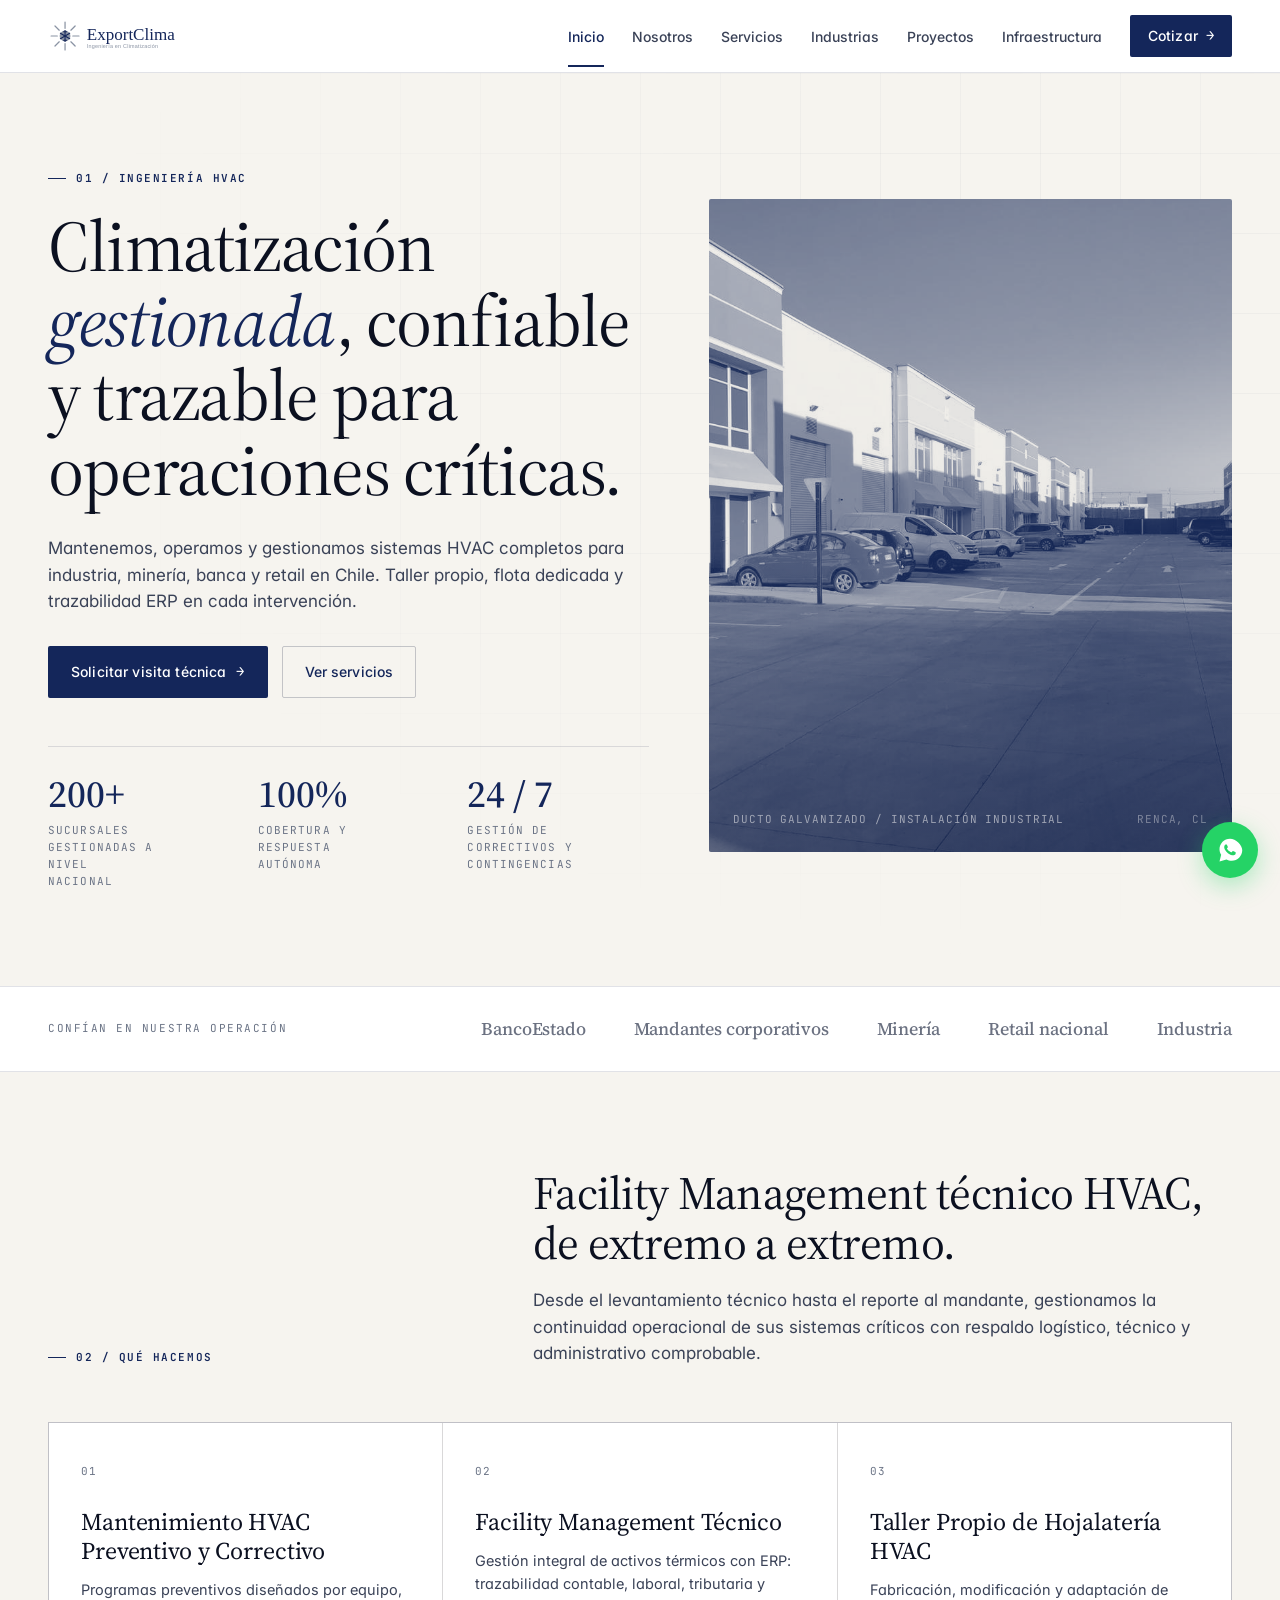
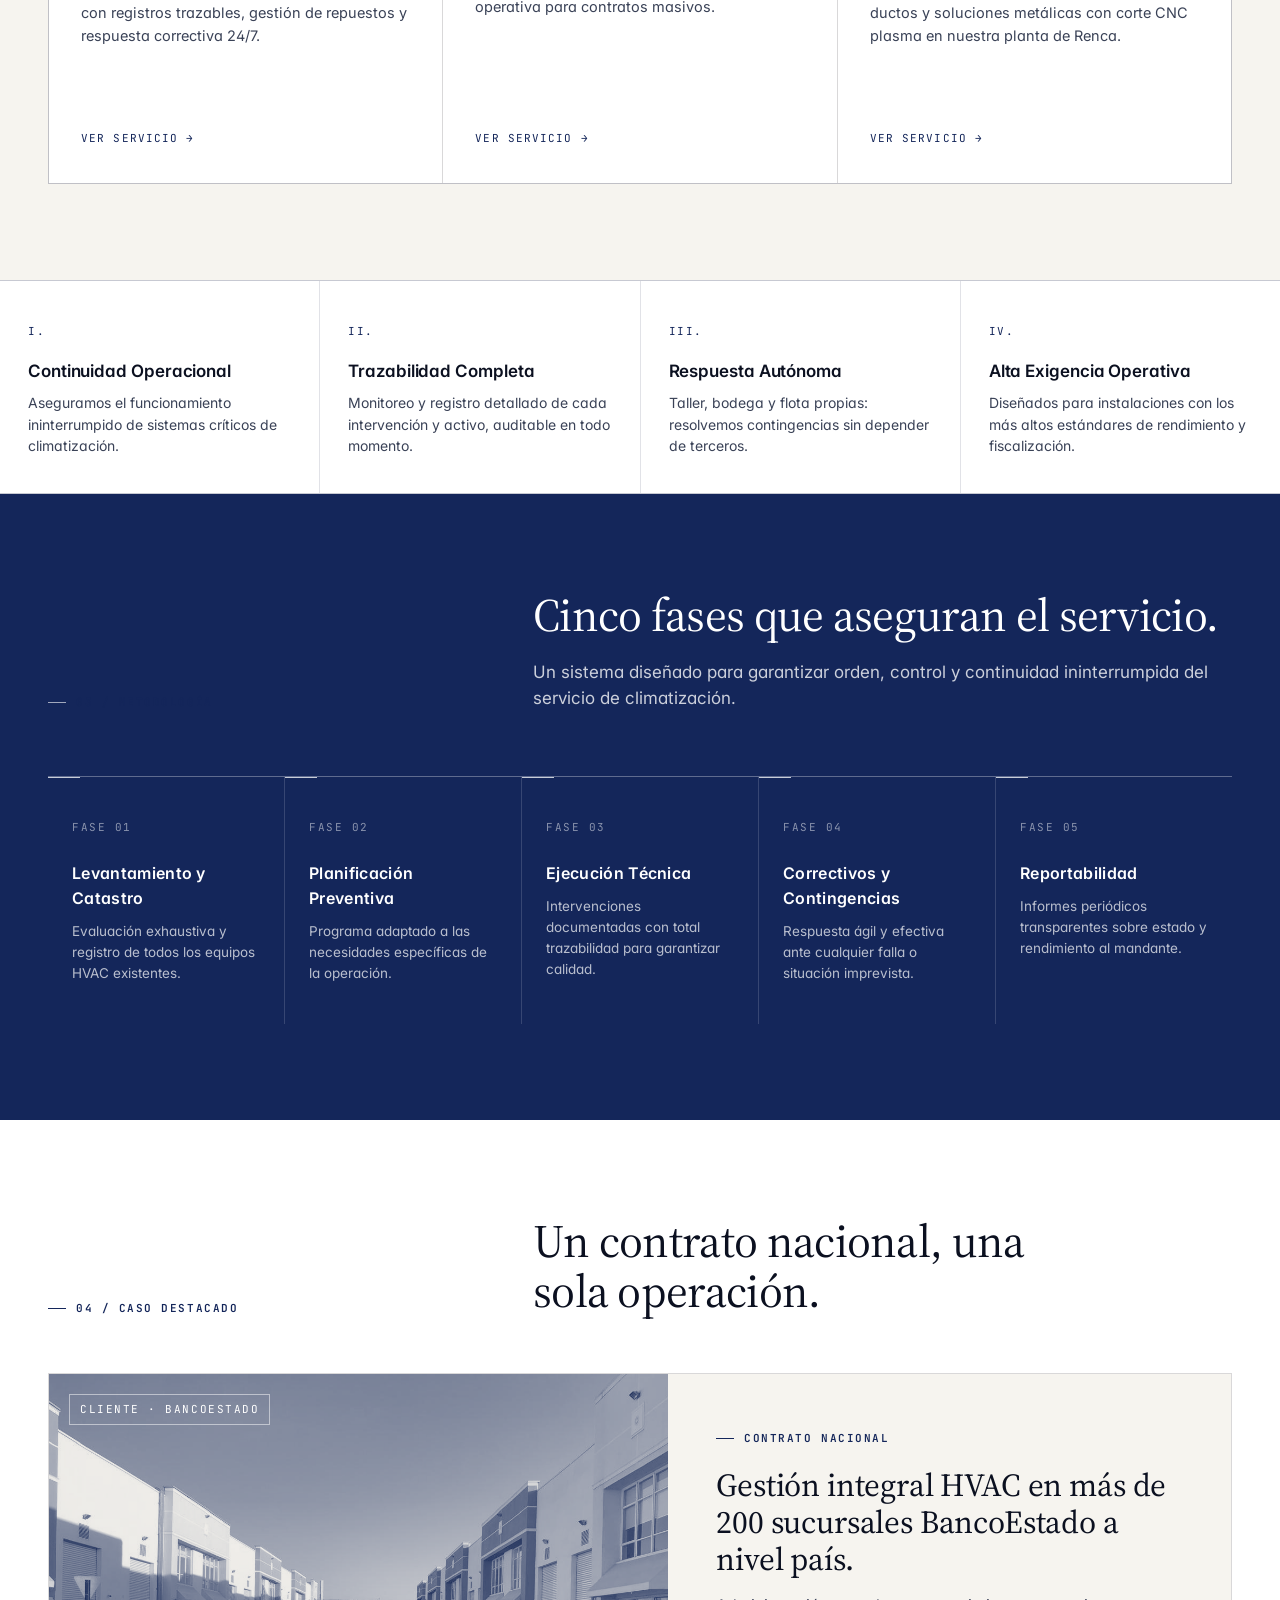
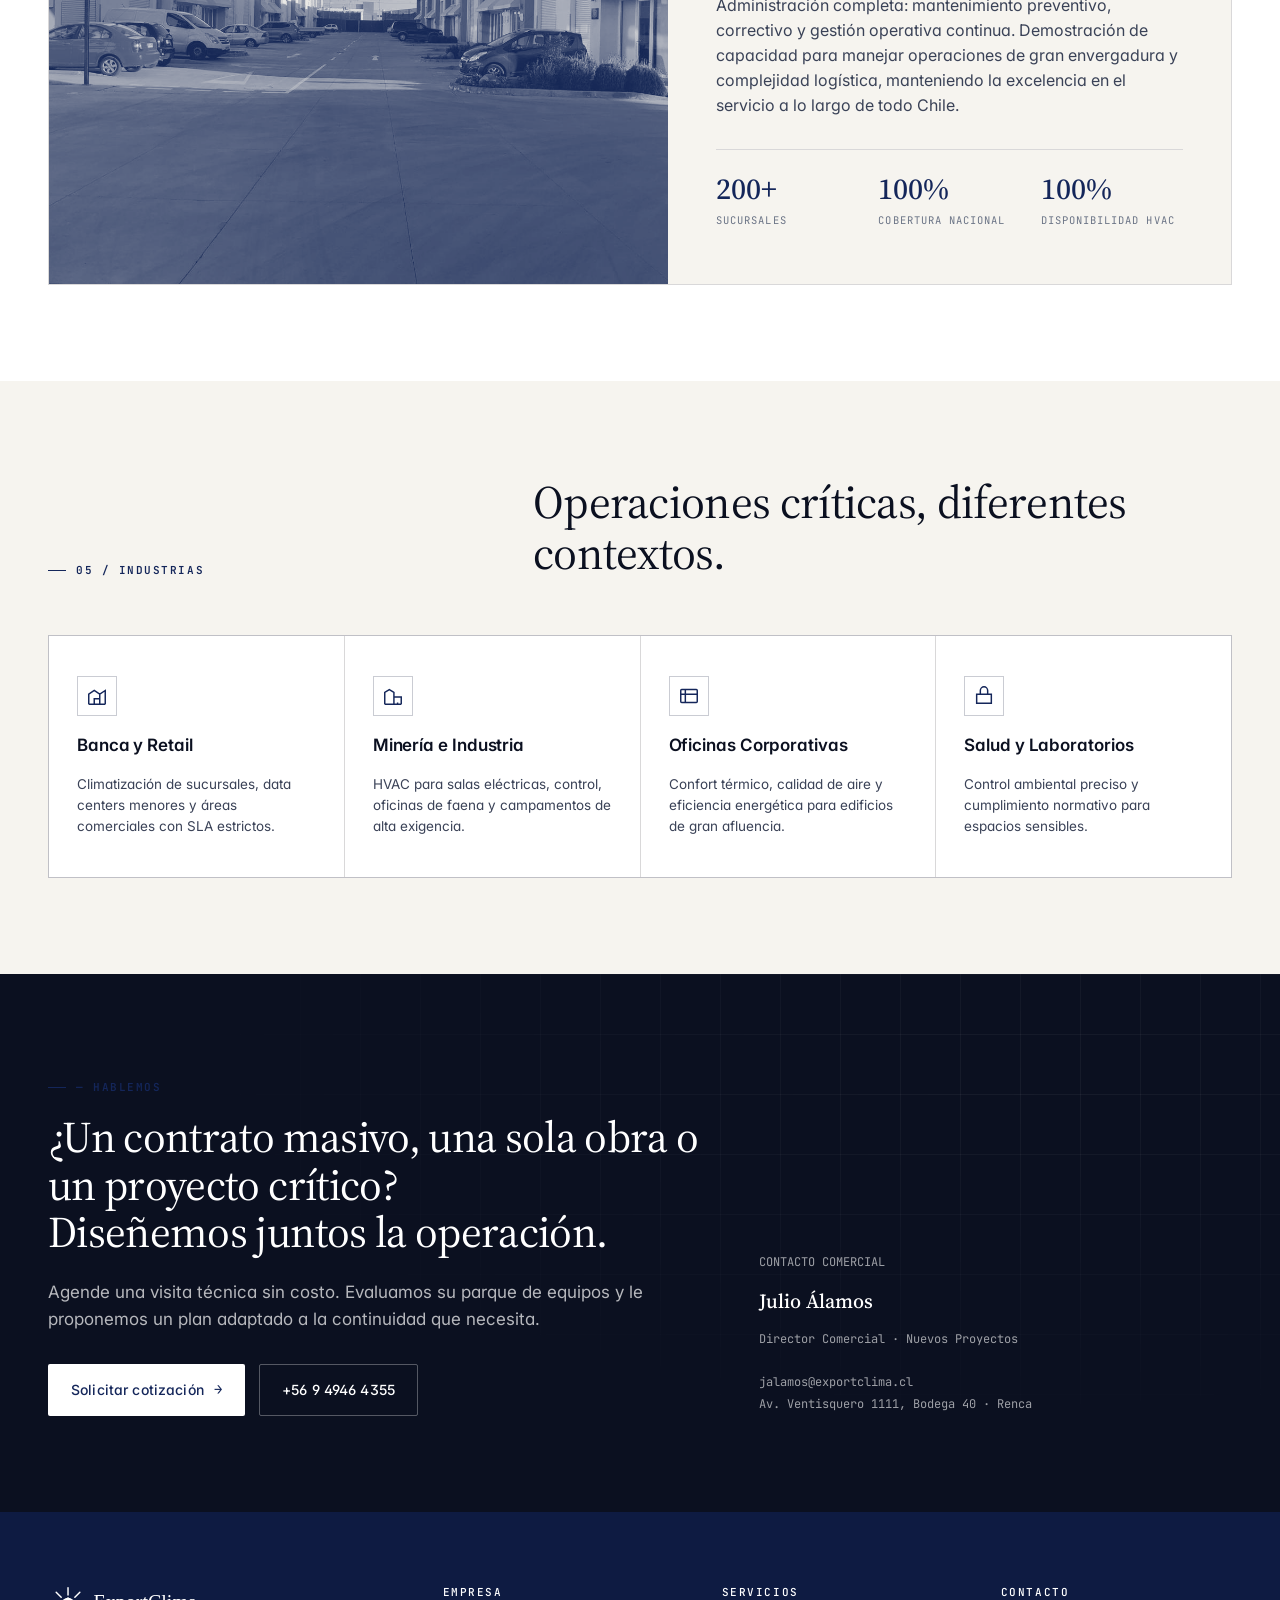
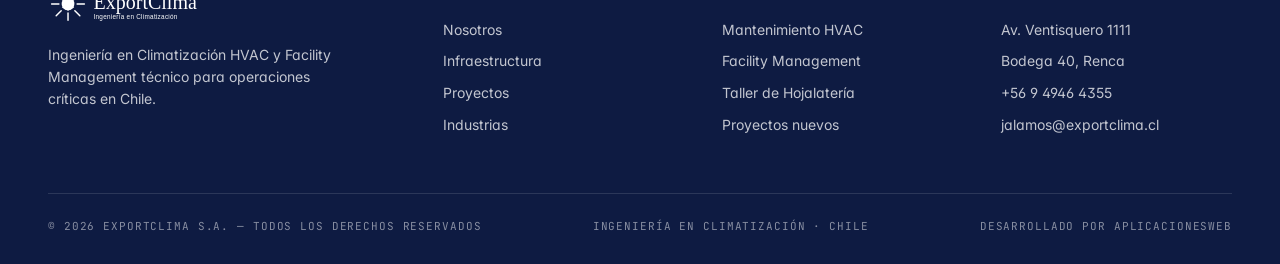
<file: index.html>
<!doctype html>
<html lang="es">
<head>
<meta charset="utf-8">
<meta name="viewport" content="width=device-width,initial-scale=1">
<title>ExportClima — Ingeniería en Climatización HVAC | Facility Management Industrial en Chile</title>
<meta name="description" content="Mantenimiento, operación y gestión integral de sistemas HVAC para industria, minería, banca y retail en Chile. Taller propio de hojalatería, flota y bodega en Renca. Contratos masivos con trazabilidad.">
<meta name="keywords" content="climatización industrial Chile, mantenimiento HVAC, facility management HVAC, hojalatería HVAC, ductos climatización minería, servicio técnico HVAC, contratos mantenimiento aire acondicionado Chile, climatización BancoEstado, taller HVAC Renca">
<meta name="author" content="ExportClima S.A.">
<link rel="canonical" href="https://exportclima.cl/">
<meta property="og:type" content="website">
<meta property="og:title" content="ExportClima — Ingeniería en Climatización HVAC en Chile">
<meta property="og:description" content="Facility Management técnico HVAC para operaciones críticas. Minería, banca, retail e industria.">
<meta property="og:image" content="https://exportclima.cl/assets/img/ductos-instalados.jpg">
<meta property="og:url" content="https://exportclima.cl/">
<meta property="og:locale" content="es_CL">
<meta name="twitter:card" content="summary_large_image">
<link rel="icon" type="image/svg+xml" href="assets/logo.svg">
<link rel="preconnect" href="https://fonts.googleapis.com">
<link rel="preconnect" href="https://fonts.gstatic.com" crossorigin>
<link href="https://fonts.googleapis.com/css2?family=Inter:wght@400;500;600;700&family=JetBrains+Mono:wght@400;500&family=Source+Serif+4:ital,opsz,wght@0,8..60,400;0,8..60,500;1,8..60,400&display=swap" rel="stylesheet">
<link rel="stylesheet" href="assets/css/style.css">
<script type="application/ld+json">
{
  "@context":"https://schema.org",
  "@type":"LocalBusiness",
  "name":"ExportClima S.A.",
  "description":"Ingeniería en Climatización HVAC y Facility Management técnico para industria, minería, banca y retail en Chile.",
  "image":"https://exportclima.cl/assets/img/ductos-instalados.jpg",
  "url":"https://exportclima.cl",
  "telephone":"+56-9-4946-4355",
  "email":"jalamos@exportclima.cl",
  "address":{"@type":"PostalAddress","streetAddress":"Av. Ventisquero 1111, Bodega 40","addressLocality":"Renca","addressRegion":"Región Metropolitana","addressCountry":"CL"},
  "areaServed":{"@type":"Country","name":"Chile"},
  "priceRange":"$$$",
  "sameAs":[]
}
</script>
</head>
<body data-screen-label="00 Home">
<header class="site-header">
  <div class="container nav">
    <a href="index.html" class="brand" aria-label="ExportClima"><img src="assets/logo.svg" alt="ExportClima"></a>
    <nav>
      <ul class="nav-list">
        <li><a href="index.html" class="active">Inicio</a></li>
        <li><a href="nosotros.html">Nosotros</a></li>
        <li><a href="servicios.html">Servicios</a></li>
        <li><a href="industrias.html">Industrias</a></li>
        <li><a href="proyectos.html">Proyectos</a></li>
        <li><a href="infraestructura.html">Infraestructura</a></li>
        <li><a href="contacto.html" class="nav-cta" style="color: rgb(255, 255, 255)">Cotizar</a></li>
      </ul>
    </nav>
    <button class="nav-toggle" aria-label="Menú"><svg viewBox="0 0 24 24" fill="none" stroke="currentColor" stroke-width="2"><path d="M3 6h18M3 12h18M3 18h18"/></svg></button>
  </div>
</header>

<section class="hero" data-screen-label="Hero">
  <div class="container">
    <div class="hero-grid">
      <div>
        <span class="eyebrow"><span class="num">01 / INGENIERÍA HVAC</span></span>
        <h1>Climatización <em>gestionada</em>, confiable y trazable para operaciones críticas.</h1>
        <p class="lede">Mantenemos, operamos y gestionamos sistemas HVAC completos para industria, minería, banca y retail en Chile. Taller propio, flota dedicada y trazabilidad ERP en cada intervención.</p>
        <div class="hero-cta" style="margin-top:32px">
          <a class="btn btn-primary" href="contacto.html">Solicitar visita técnica</a>
          <a class="btn btn-ghost" href="servicios.html">Ver servicios</a>
        </div>
        <div class="hero-meta">
          <div class="stat"><span class="num"><span data-count="200" data-suffix="+">200+</span></span><span class="lbl">Sucursales gestionadas a nivel nacional</span></div>
          <div class="stat"><span class="num"><span data-count="100" data-suffix="%">100%</span></span><span class="lbl">Cobertura y respuesta autónoma</span></div>
          <div class="stat"><span class="num">24 / 7</span><span class="lbl">Gestión de correctivos y contingencias</span></div>
        </div>
      </div>
      <figure class="hero-visual reveal">
        <img src="assets/img/ductos-instalados.jpg" alt="Sistema HVAC industrial instalado por ExportClima — ductos galvanizados en taller">
        <figcaption class="hero-caption"><span>Ducto galvanizado / Instalación industrial</span><span>Renca, CL</span></figcaption>
      </figure>
    </div>
  </div>
</section>

<div class="strip">
  <div class="container strip-inner">
    <span class="strip-label">Confían en nuestra operación</span>
    <div class="strip-logos">
      <span>BancoEstado</span><span>Mandantes corporativos</span><span>Minería</span><span>Retail nacional</span><span>Industria</span>
    </div>
  </div>
</div>

<section class="services" data-screen-label="Servicios">
  <div class="container">
    <div class="section-head">
      <span class="eyebrow"><span class="num">02 / QUÉ HACEMOS</span></span>
      <div>
        <h2 class="reveal">Facility Management técnico HVAC, de extremo a extremo.</h2>
        <p class="lede reveal" style="margin-top:18px">Desde el levantamiento técnico hasta el reporte al mandante, gestionamos la continuidad operacional de sus sistemas críticos con respaldo logístico, técnico y administrativo comprobable.</p>
      </div>
    </div>

    <div class="svc-grid reveal">
      <a href="servicios.html#mantenimiento" class="svc">
        <span class="num">01</span>
        <h3>Mantenimiento HVAC Preventivo y Correctivo</h3>
        <p>Programas preventivos diseñados por equipo, con registros trazables, gestión de repuestos y respuesta correctiva 24/7.</p>
        <span class="svc-more">Ver servicio</span>
      </a>
      <a href="servicios.html#facility" class="svc">
        <span class="num">02</span>
        <h3>Facility Management Técnico</h3>
        <p>Gestión integral de activos térmicos con ERP: trazabilidad contable, laboral, tributaria y operativa para contratos masivos.</p>
        <span class="svc-more">Ver servicio</span>
      </a>
      <a href="servicios.html#taller" class="svc">
        <span class="num">03</span>
        <h3>Taller Propio de Hojalatería HVAC</h3>
        <p>Fabricación, modificación y adaptación de ductos y soluciones metálicas con corte CNC plasma en nuestra planta de Renca.</p>
        <span class="svc-more">Ver servicio</span>
      </a>
    </div>
  </div>
</section>

<section style="padding:0">
  <div class="pillars">
    <div class="pillar"><span class="num">I.</span><h3>Continuidad Operacional</h3><p>Aseguramos el funcionamiento ininterrumpido de sistemas críticos de climatización.</p></div>
    <div class="pillar"><span class="num">II.</span><h3>Trazabilidad Completa</h3><p>Monitoreo y registro detallado de cada intervención y activo, auditable en todo momento.</p></div>
    <div class="pillar"><span class="num">III.</span><h3>Respuesta Autónoma</h3><p>Taller, bodega y flota propias: resolvemos contingencias sin depender de terceros.</p></div>
    <div class="pillar"><span class="num">IV.</span><h3>Alta Exigencia Operativa</h3><p>Diseñados para instalaciones con los más altos estándares de rendimiento y fiscalización.</p></div>
  </div>
</section>

<section class="method" data-screen-label="Metodología">
  <div class="container">
    <div class="section-head">
      <span class="eyebrow"><span class="num">03 / METODOLOGÍA</span></span>
      <div>
        <h2 class="reveal">Cinco fases que aseguran el servicio.</h2>
        <p class="lede reveal" style="margin-top:18px">Un sistema diseñado para garantizar orden, control y continuidad ininterrumpida del servicio de climatización.</p>
      </div>
    </div>
    <div class="steps reveal">
      <article class="step"><span class="num">FASE 01</span><h4>Levantamiento y Catastro</h4><p>Evaluación exhaustiva y registro de todos los equipos HVAC existentes.</p></article>
      <article class="step"><span class="num">FASE 02</span><h4>Planificación Preventiva</h4><p>Programa adaptado a las necesidades específicas de la operación.</p></article>
      <article class="step"><span class="num">FASE 03</span><h4>Ejecución Técnica</h4><p>Intervenciones documentadas con total trazabilidad para garantizar calidad.</p></article>
      <article class="step"><span class="num">FASE 04</span><h4>Correctivos y Contingencias</h4><p>Respuesta ágil y efectiva ante cualquier falla o situación imprevista.</p></article>
      <article class="step"><span class="num">FASE 05</span><h4>Reportabilidad</h4><p>Informes periódicos transparentes sobre estado y rendimiento al mandante.</p></article>
    </div>
  </div>
</section>

<section class="case" data-screen-label="Caso BancoEstado">
  <div class="container">
    <div class="section-head">
      <span class="eyebrow"><span class="num">04 / CASO DESTACADO</span></span>
      <div>
        <h2 class="reveal">Un contrato nacional, una sola operación.</h2>
      </div>
    </div>
    <div class="case-card reveal">
      <div class="case-media">
        <img src="assets/img/ductos-cnc.jpg" alt="Sistema HVAC y ductos metálicos fabricados por ExportClima en su taller de Renca">
        <span class="case-tag">Cliente · BancoEstado</span>
      </div>
      <div class="case-body">
        <span class="eyebrow"><span class="num">CONTRATO NACIONAL</span></span>
        <h3>Gestión integral HVAC en más de 200 sucursales BancoEstado a nivel país.</h3>
        <p class="lede" style="font-size:16px">Administración completa: mantenimiento preventivo, correctivo y gestión operativa continua. Demostración de capacidad para manejar operaciones de gran envergadura y complejidad logística, manteniendo la excelencia en el servicio a lo largo de todo Chile.</p>
        <div class="case-stats">
          <div><span class="num">200+</span><span class="lbl">Sucursales</span></div>
          <div><span class="num">100%</span><span class="lbl">Cobertura Nacional</span></div>
          <div><span class="num">100%</span><span class="lbl">Disponibilidad HVAC</span></div>
        </div>
      </div>
    </div>
  </div>
</section>

<section class="industries" data-screen-label="Industrias">
  <div class="container">
    <div class="section-head">
      <span class="eyebrow"><span class="num">05 / INDUSTRIAS</span></span>
      <div><h2 class="reveal">Operaciones críticas, diferentes contextos.</h2></div>
    </div>
    <div class="ind-grid reveal">
      <div class="ind"><span class="icon"><svg width="22" height="22" viewBox="0 0 24 24" fill="none" stroke="currentColor" stroke-width="1.6"><path d="M3 21V10l6-4 6 4v11M3 21h18M9 21v-6h6v6M15 21V10l6-4v15"/></svg></span><h3>Banca y Retail</h3><p>Climatización de sucursales, data centers menores y áreas comerciales con SLA estrictos.</p></div>
      <div class="ind"><span class="icon"><svg width="22" height="22" viewBox="0 0 24 24" fill="none" stroke="currentColor" stroke-width="1.6"><path d="M3 21V8l5-3 5 3v13M3 21h18M13 21V13h8v8M17 17h.01M17 21v-2"/></svg></span><h3>Minería e Industria</h3><p>HVAC para salas eléctricas, control, oficinas de faena y campamentos de alta exigencia.</p></div>
      <div class="ind"><span class="icon"><svg width="22" height="22" viewBox="0 0 24 24" fill="none" stroke="currentColor" stroke-width="1.6"><rect x="3" y="5" width="18" height="14" rx="1"/><path d="M3 10h18M8 5v14"/></svg></span><h3>Oficinas Corporativas</h3><p>Confort térmico, calidad de aire y eficiencia energética para edificios de gran afluencia.</p></div>
      <div class="ind"><span class="icon"><svg width="22" height="22" viewBox="0 0 24 24" fill="none" stroke="currentColor" stroke-width="1.6"><path d="M4 10h16v10H4zM8 10V6a4 4 0 018 0v4"/></svg></span><h3>Salud y Laboratorios</h3><p>Control ambiental preciso y cumplimiento normativo para espacios sensibles.</p></div>
    </div>
  </div>
</section>

<section class="cta-band" data-screen-label="CTA">
  <div class="container">
    <div>
      <span class="eyebrow" style="color:rgba(255,255,255,.7)"><span class="num">— HABLEMOS</span></span>
      <h2 class="reveal" style="margin-top:18px">¿Un contrato masivo, una sola obra o un proyecto crítico?<br>Diseñemos juntos la operación.</h2>
      <p class="lede reveal" style="margin-top:22px">Agende una visita técnica sin costo. Evaluamos su parque de equipos y le proponemos un plan adaptado a la continuidad que necesita.</p>
      <div class="hero-cta" style="margin-top:32px">
        <a class="btn btn-primary" href="contacto.html">Solicitar cotización</a>
        <a class="btn btn-ghost" href="tel:+56949464355">+56 9 4946 4355</a>
      </div>
    </div>
    <aside class="cta-aside">
      <span>CONTACTO COMERCIAL</span>
      <strong class="val" style="color:#fff;font-family:var(--font-serif);font-size:20px;font-weight:500;margin:10px 0">Julio Álamos</strong>
      <span>Director Comercial · Nuevos Proyectos</span>
      <br><br>
      <span>jalamos@exportclima.cl</span><br>
      <span>Av. Ventisquero 1111, Bodega 40 · Renca</span>
    </aside>
  </div>
</section>

<footer class="site-footer">
  <div class="container">
    <div class="footer-grid">
      <div>
        <a href="index.html" class="brand"><img src="assets/logo.svg" alt="ExportClima"></a>
        <p style="margin-top:20px;max-width:34ch;font-size:14px;line-height:1.6">Ingeniería en Climatización HVAC y Facility Management técnico para operaciones críticas en Chile.</p>
      </div>
      <div>
        <h4>Empresa</h4>
        <ul>
          <li><a href="nosotros.html">Nosotros</a></li>
          <li><a href="infraestructura.html">Infraestructura</a></li>
          <li><a href="proyectos.html">Proyectos</a></li>
          <li><a href="industrias.html">Industrias</a></li>
        </ul>
      </div>
      <div>
        <h4>Servicios</h4>
        <ul>
          <li><a href="servicios.html#mantenimiento">Mantenimiento HVAC</a></li>
          <li><a href="servicios.html#facility">Facility Management</a></li>
          <li><a href="servicios.html#taller">Taller de Hojalatería</a></li>
          <li><a href="servicios.html#proyectos">Proyectos nuevos</a></li>
        </ul>
      </div>
      <div>
        <h4>Contacto</h4>
        <ul>
          <li>Av. Ventisquero 1111</li>
          <li>Bodega 40, Renca</li>
          <li>+56 9 4946 4355</li>
          <li>jalamos@exportclima.cl</li>
        </ul>
      </div>
    </div>
    <div class="footer-bottom">
      <span>© 2026 ExportClima S.A. — Todos los derechos reservados</span>
      <span>Ingeniería en Climatización · Chile</span>
    <span>Desarrollado por <a href="https://www.aplicacionesweb.cl" target="_blank" rel="noopener">AplicacionesWeb</a></span></div>
  </div>
</footer>

<a class="wa-float" href="https://wa.me/56949464355?text=Hola%20ExportClima%2C%20me%20gustar%C3%ADa%20cotizar%20un%20servicio%20HVAC." aria-label="WhatsApp" target="_blank" rel="noopener">
  <svg viewBox="0 0 32 32" fill="currentColor"><path d="M16 3C9.4 3 4 8.4 4 15c0 2.3.7 4.5 1.9 6.4L4 29l7.9-2.1c1.8 1 3.9 1.5 6.1 1.5 6.6 0 12-5.4 12-12S22.6 3 16 3zm6.6 17.3c-.3.8-1.6 1.6-2.3 1.7-.6.1-1.3.1-2.1-.1-.5-.1-1.1-.3-1.9-.6-3.3-1.4-5.5-4.8-5.6-5-.2-.2-1.3-1.8-1.3-3.4s.8-2.4 1.1-2.8c.3-.3.6-.4.8-.4h.6c.2 0 .5 0 .7.5s.8 2 .9 2.1c.1.2.1.3 0 .5-.1.2-.2.3-.3.5-.2.2-.3.4-.5.6-.2.2-.3.4-.1.7.2.3.9 1.4 1.9 2.3 1.3 1.1 2.3 1.5 2.7 1.7.3.1.5.1.7-.1.2-.2.8-.9 1-1.2.2-.3.4-.3.7-.2.3.1 2 .9 2.3 1.1.3.2.6.2.6.4.1.2.1 1-.2 1.7z"/></svg>
</a>

<script src="assets/js/main.js"></script>
</body>
</html>
</file>
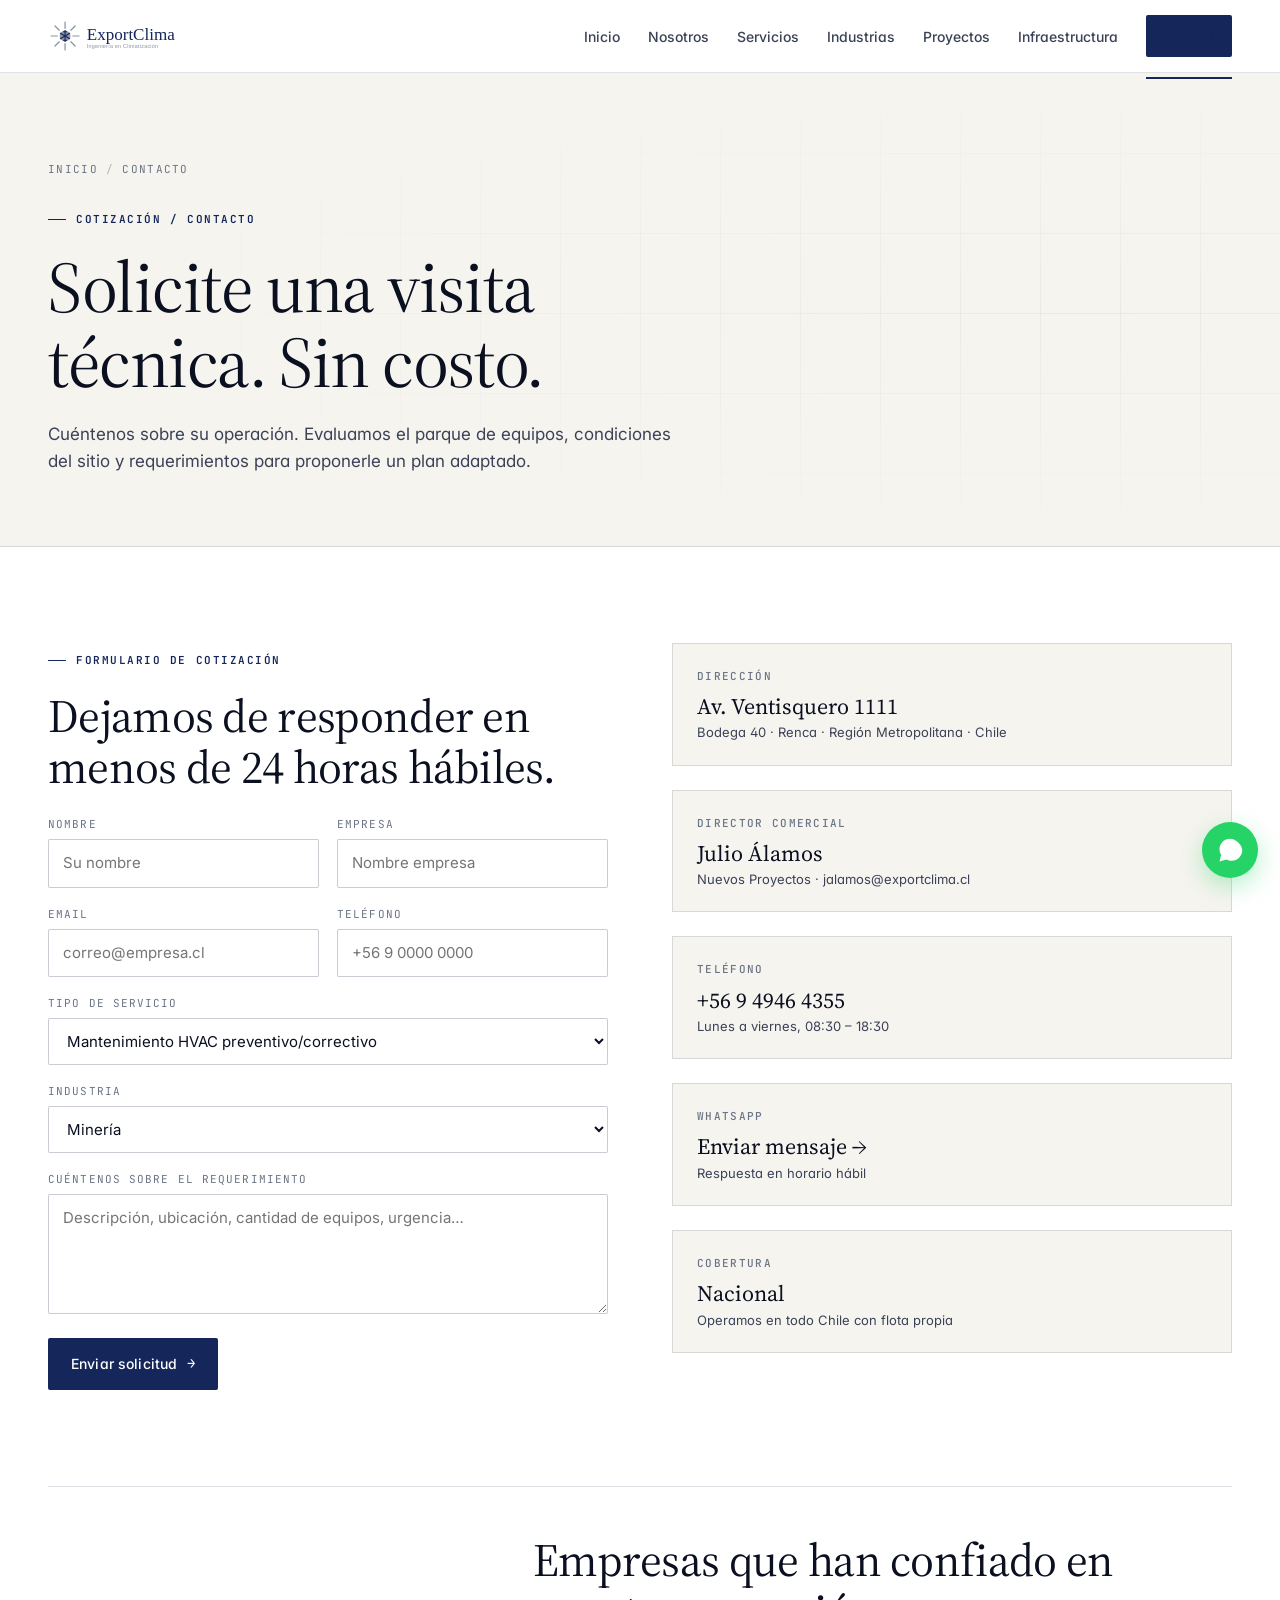
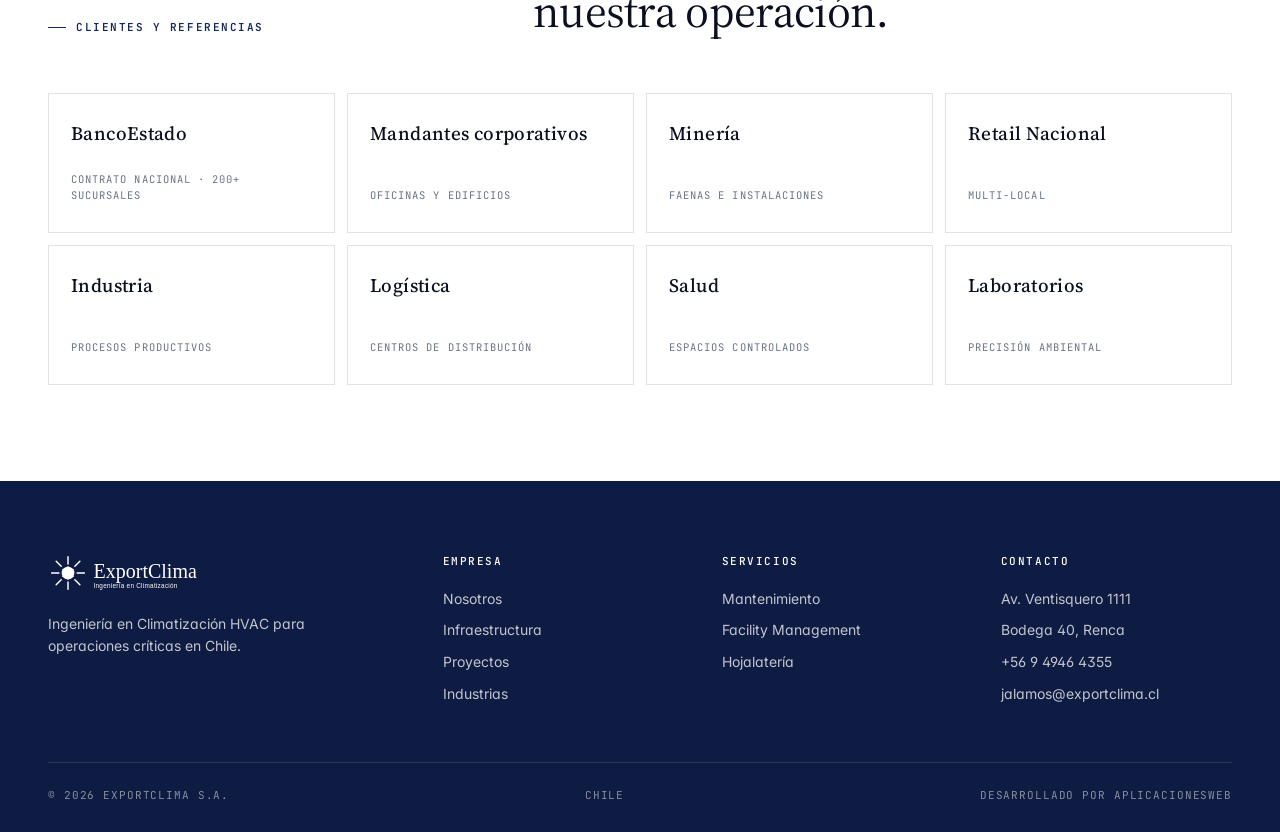
<file: contacto.html>
<!doctype html>
<html lang="es">
<head>
<meta charset="utf-8">
<meta name="viewport" content="width=device-width,initial-scale=1">
<title>Cotización y Contacto — ExportClima HVAC Chile</title>
<meta name="description" content="Solicite una cotización o visita técnica HVAC. ExportClima S.A. — Av. Ventisquero 1111, Renca. +56 9 4946 4355 · jalamos@exportclima.cl">
<meta name="keywords" content="cotización HVAC Chile, visita técnica climatización, contacto ExportClima, cotizar mantenimiento aire acondicionado industrial">
<link rel="canonical" href="https://exportclima.cl/contacto.html">
<meta property="og:title" content="Cotización y Contacto — ExportClima">
<meta property="og:image" content="https://exportclima.cl/assets/img/taller-exterior.jpg">
<link rel="icon" type="image/svg+xml" href="assets/logo.svg">
<link rel="preconnect" href="https://fonts.googleapis.com"><link rel="preconnect" href="https://fonts.gstatic.com" crossorigin>
<link href="https://fonts.googleapis.com/css2?family=Inter:wght@400;500;600;700&family=JetBrains+Mono:wght@400;500&family=Source+Serif+4:ital,opsz,wght@0,8..60,400;0,8..60,500;1,8..60,400&display=swap" rel="stylesheet">
<link rel="stylesheet" href="assets/css/style.css">
</head>
<body data-screen-label="06 Contacto">
<header class="site-header">
  <div class="container nav">
    <a href="index.html" class="brand"><img src="assets/logo.svg" alt="ExportClima"></a>
    <nav><ul class="nav-list">
      <li><a href="index.html">Inicio</a></li><li><a href="nosotros.html">Nosotros</a></li>
      <li><a href="servicios.html">Servicios</a></li><li><a href="industrias.html">Industrias</a></li>
      <li><a href="proyectos.html">Proyectos</a></li><li><a href="infraestructura.html">Infraestructura</a></li>
      <li><a href="contacto.html" class="nav-cta active">Cotizar</a></li>
    </ul></nav>
    <button class="nav-toggle"><svg viewBox="0 0 24 24" fill="none" stroke="currentColor" stroke-width="2"><path d="M3 6h18M3 12h18M3 18h18"/></svg></button>
  </div>
</header>

<section class="page-hero">
  <div class="container">
    <div class="crumbs"><a href="index.html">Inicio</a><span>/</span>Contacto</div>
    <span class="eyebrow"><span class="num">COTIZACIÓN / CONTACTO</span></span>
    <h1 style="margin-top:22px">Solicite una visita técnica. Sin costo.</h1>
    <p class="lede">Cuéntenos sobre su operación. Evaluamos el parque de equipos, condiciones del sitio y requerimientos para proponerle un plan adaptado.</p>
  </div>
</section>

<section>
  <div class="container">
    <div class="contact-grid">
      <div>
        <span class="eyebrow"><span class="num">FORMULARIO DE COTIZACIÓN</span></span>
        <h2 style="margin:22px 0 24px">Dejamos de responder en menos de 24 horas hábiles.</h2>
        <div id="form-msg" style="display:none;padding:14px 18px;border-radius:2px;font-size:14px;margin-bottom:20px"></div>
        <form class="quote" action="form-handler.php" method="post">
          <div class="row">
            <label>Nombre<input type="text" name="nombre" required placeholder="Su nombre"></label>
            <label>Empresa<input type="text" name="empresa" placeholder="Nombre empresa"></label>
          </div>
          <div class="row">
            <label>Email<input type="email" name="email" required placeholder="correo@empresa.cl"></label>
            <label>Teléfono<input type="tel" name="telefono" placeholder="+56 9 0000 0000"></label>
          </div>
          <label>Tipo de servicio
            <select name="servicio">
              <option>Mantenimiento HVAC preventivo/correctivo</option>
              <option>Facility Management técnico</option>
              <option>Fabricación en taller de hojalatería</option>
              <option>Proyecto o instalación nueva</option>
              <option>Otro / Consulta general</option>
            </select>
          </label>
          <label>Industria
            <select name="industria">
              <option>Minería</option><option>Banca / Finanzas</option><option>Retail</option>
              <option>Oficinas corporativas</option><option>Industria / Logística</option>
              <option>Salud / Laboratorios</option><option>Otra</option>
            </select>
          </label>
          <label>Cuéntenos sobre el requerimiento
            <textarea name="mensaje" placeholder="Descripción, ubicación, cantidad de equipos, urgencia…"></textarea>
          </label>
          <button class="btn btn-primary" type="submit">Enviar solicitud</button>
        </form>
      </div>

      <aside class="contact-info">
        <div class="contact-card">
          <h4>Dirección</h4>
          <div class="val">Av. Ventisquero 1111<small>Bodega 40 · Renca · Región Metropolitana · Chile</small></div>
        </div>
        <div class="contact-card">
          <h4>Director Comercial</h4>
          <div class="val">Julio Álamos<small>Nuevos Proyectos · jalamos@exportclima.cl</small></div>
        </div>
        <div class="contact-card">
          <h4>Teléfono</h4>
          <div class="val"><a href="tel:+56949464355">+56 9 4946 4355</a><small>Lunes a viernes, 08:30 – 18:30</small></div>
        </div>
        <div class="contact-card">
          <h4>WhatsApp</h4>
          <div class="val"><a href="https://wa.me/56949464355" target="_blank" rel="noopener">Enviar mensaje →</a><small>Respuesta en horario hábil</small></div>
        </div>
        <div class="contact-card">
          <h4>Cobertura</h4>
          <div class="val">Nacional<small>Operamos en todo Chile con flota propia</small></div>
        </div>
      </aside>
    </div>
  </div>
</section>

<section style="padding-top:0">
  <div class="container">
    <div class="hr" style="margin-bottom:48px"></div>
    <div class="section-head">
      <span class="eyebrow"><span class="num">CLIENTES Y REFERENCIAS</span></span>
      <div><h2 class="reveal">Empresas que han confiado en nuestra operación.</h2></div>
    </div>
    <div class="cert-grid reveal">
      <div class="cert"><h4>BancoEstado</h4><span class="meta">Contrato nacional · 200+ sucursales</span></div>
      <div class="cert"><h4>Mandantes corporativos</h4><span class="meta">Oficinas y edificios</span></div>
      <div class="cert"><h4>Minería</h4><span class="meta">Faenas e instalaciones</span></div>
      <div class="cert"><h4>Retail Nacional</h4><span class="meta">Multi-local</span></div>
      <div class="cert"><h4>Industria</h4><span class="meta">Procesos productivos</span></div>
      <div class="cert"><h4>Logística</h4><span class="meta">Centros de distribución</span></div>
      <div class="cert"><h4>Salud</h4><span class="meta">Espacios controlados</span></div>
      <div class="cert"><h4>Laboratorios</h4><span class="meta">Precisión ambiental</span></div>
    </div>
  </div>
</section>

<footer class="site-footer">
  <div class="container">
    <div class="footer-grid">
      <div><a href="index.html" class="brand"><img src="assets/logo.svg" alt="ExportClima"></a><p style="margin-top:20px;max-width:34ch;font-size:14px;line-height:1.6">Ingeniería en Climatización HVAC para operaciones críticas en Chile.</p></div>
      <div><h4>Empresa</h4><ul><li><a href="nosotros.html">Nosotros</a></li><li><a href="infraestructura.html">Infraestructura</a></li><li><a href="proyectos.html">Proyectos</a></li><li><a href="industrias.html">Industrias</a></li></ul></div>
      <div><h4>Servicios</h4><ul><li><a href="servicios.html#mantenimiento">Mantenimiento</a></li><li><a href="servicios.html#facility">Facility Management</a></li><li><a href="servicios.html#taller">Hojalatería</a></li></ul></div>
      <div><h4>Contacto</h4><ul><li>Av. Ventisquero 1111</li><li>Bodega 40, Renca</li><li>+56 9 4946 4355</li><li>jalamos@exportclima.cl</li></ul></div>
    </div>
    <div class="footer-bottom"><span>© 2026 ExportClima S.A.</span><span>Chile</span><span>Desarrollado por <a href="https://www.aplicacionesweb.cl" target="_blank" rel="noopener">AplicacionesWeb</a></span></div>
  </div>
</footer>
<a class="wa-float" href="https://wa.me/56949464355" target="_blank" rel="noopener"><svg viewBox="0 0 32 32" fill="currentColor"><path d="M16 3C9.4 3 4 8.4 4 15c0 2.3.7 4.5 1.9 6.4L4 29l7.9-2.1c1.8 1 3.9 1.5 6.1 1.5 6.6 0 12-5.4 12-12S22.6 3 16 3z"/></svg></a>
<script src="assets/js/main.js"></script>
</body>
</html>
</file>
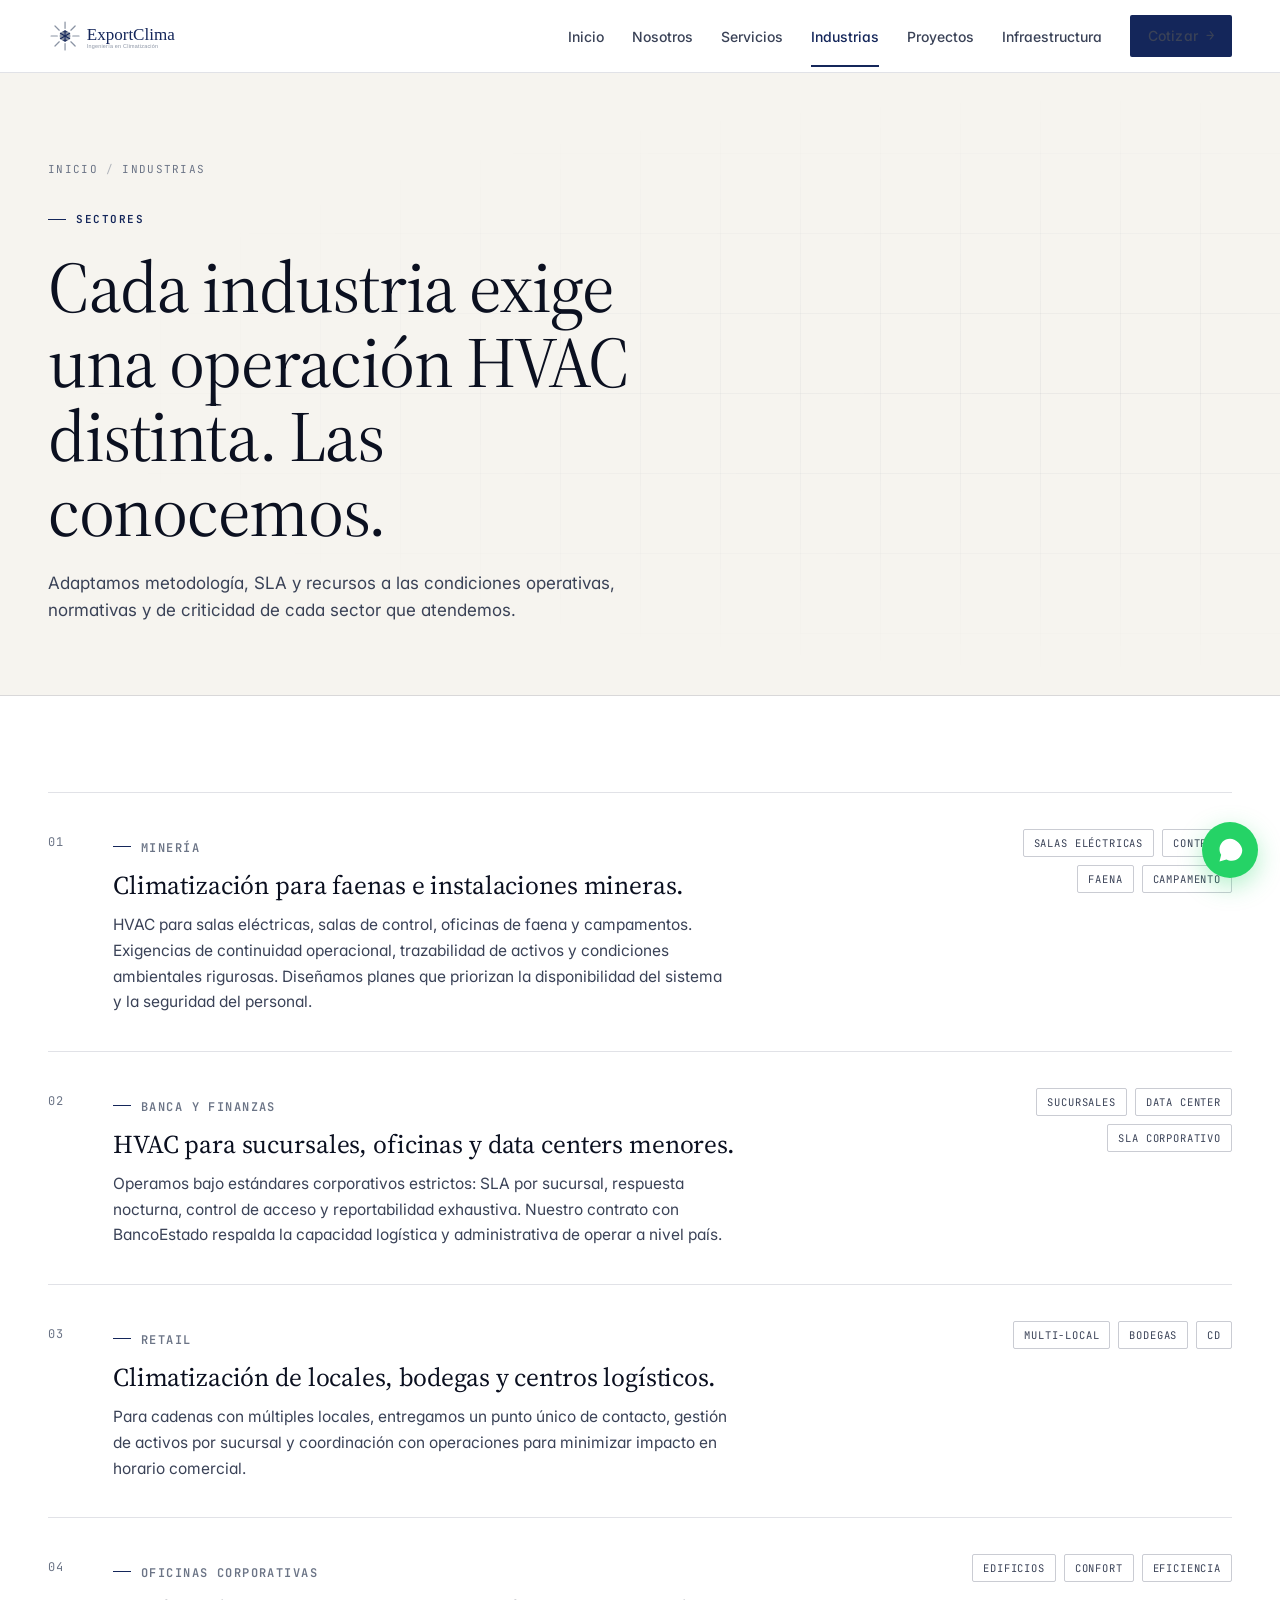
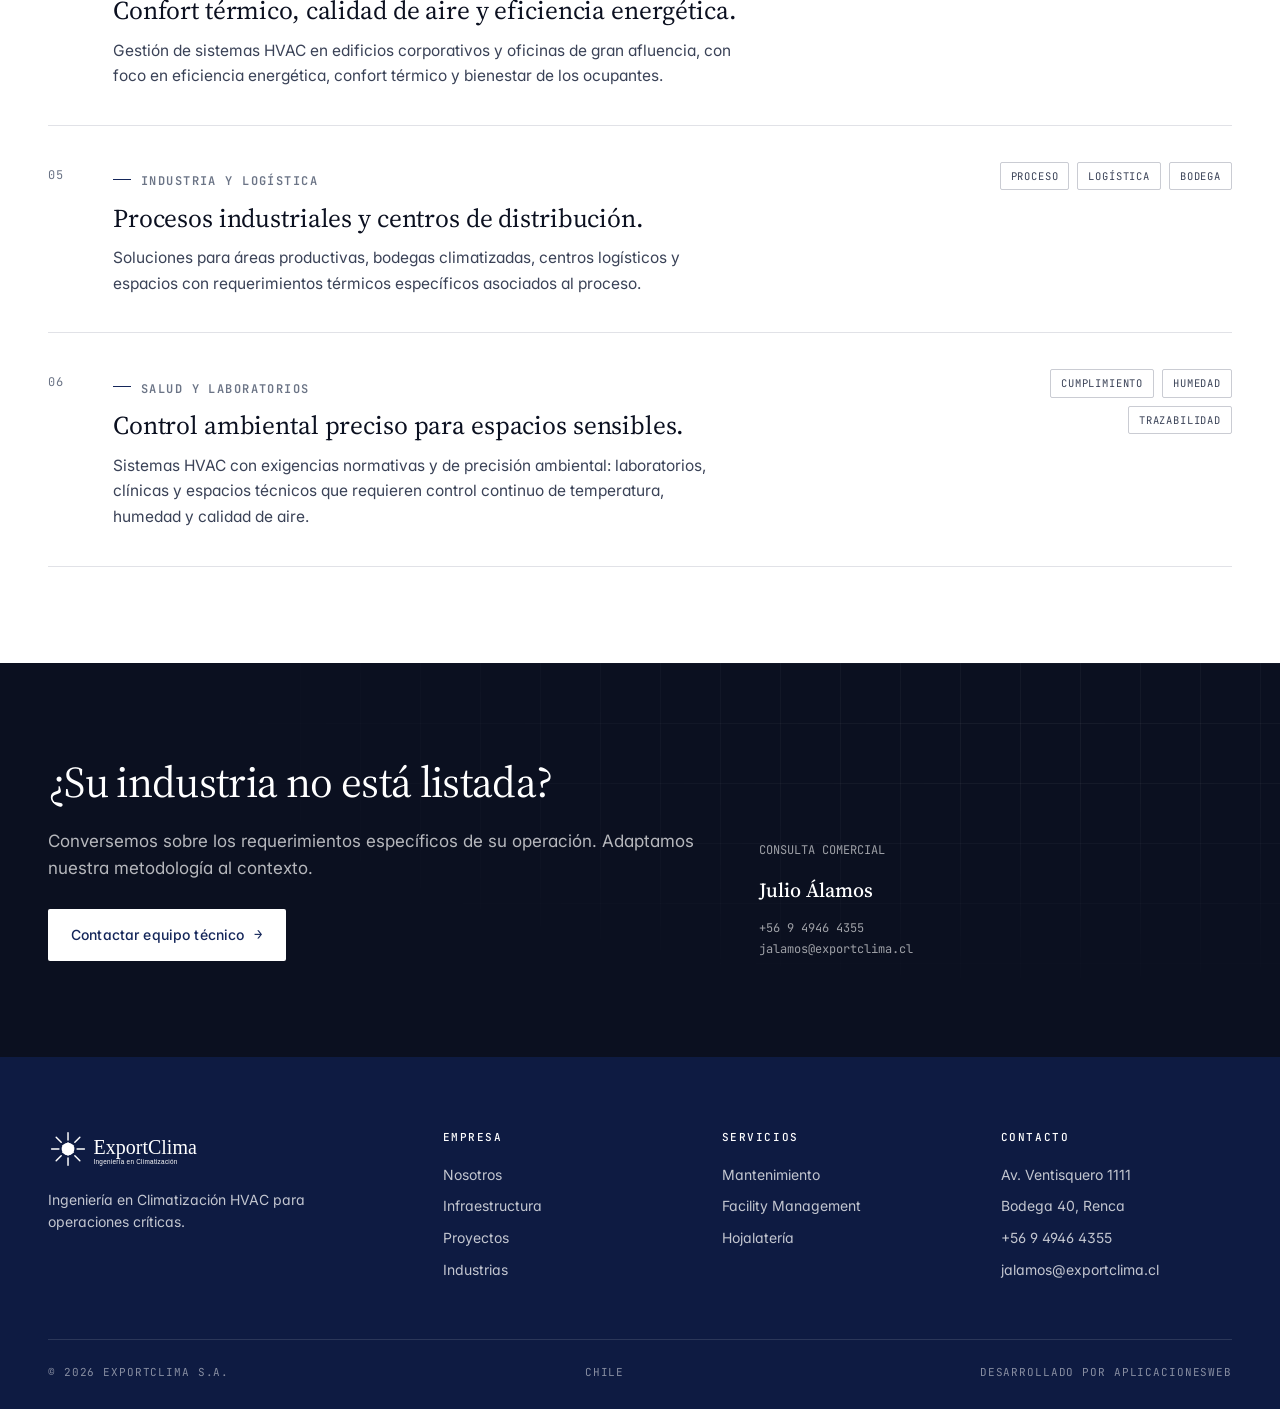
<file: industrias.html>
<!doctype html>
<html lang="es">
<head>
<meta charset="utf-8">
<meta name="viewport" content="width=device-width,initial-scale=1">
<title>Industrias que Atendemos — HVAC para Minería, Banca, Retail e Industria | ExportClima</title>
<meta name="description" content="Soluciones HVAC para minería, banca, retail, oficinas corporativas, salud, industria y logística en Chile. Climatización crítica con altos estándares operacionales.">
<meta name="keywords" content="HVAC minería Chile, climatización banca, climatización retail, aire acondicionado industria Chile, HVAC oficinas corporativas, climatización salud laboratorios">
<link rel="canonical" href="https://exportclima.cl/industrias.html">
<meta property="og:title" content="Industrias — ExportClima">
<meta property="og:image" content="https://exportclima.cl/assets/img/flota.jpg">
<link rel="icon" type="image/svg+xml" href="assets/logo.svg">
<link rel="preconnect" href="https://fonts.googleapis.com"><link rel="preconnect" href="https://fonts.gstatic.com" crossorigin>
<link href="https://fonts.googleapis.com/css2?family=Inter:wght@400;500;600;700&family=JetBrains+Mono:wght@400;500&family=Source+Serif+4:ital,opsz,wght@0,8..60,400;0,8..60,500;1,8..60,400&display=swap" rel="stylesheet">
<link rel="stylesheet" href="assets/css/style.css">
</head>
<body data-screen-label="05 Industrias">
<header class="site-header">
  <div class="container nav">
    <a href="index.html" class="brand"><img src="assets/logo.svg" alt="ExportClima"></a>
    <nav><ul class="nav-list">
      <li><a href="index.html">Inicio</a></li><li><a href="nosotros.html">Nosotros</a></li>
      <li><a href="servicios.html">Servicios</a></li><li><a href="industrias.html" class="active">Industrias</a></li>
      <li><a href="proyectos.html">Proyectos</a></li><li><a href="infraestructura.html">Infraestructura</a></li>
      <li><a href="contacto.html" class="nav-cta">Cotizar</a></li>
    </ul></nav>
    <button class="nav-toggle"><svg viewBox="0 0 24 24" fill="none" stroke="currentColor" stroke-width="2"><path d="M3 6h18M3 12h18M3 18h18"/></svg></button>
  </div>
</header>

<section class="page-hero">
  <div class="container">
    <div class="crumbs"><a href="index.html">Inicio</a><span>/</span>Industrias</div>
    <span class="eyebrow"><span class="num">SECTORES</span></span>
    <h1 style="margin-top:22px">Cada industria exige una operación HVAC distinta. Las conocemos.</h1>
    <p class="lede">Adaptamos metodología, SLA y recursos a las condiciones operativas, normativas y de criticidad de cada sector que atendemos.</p>
  </div>
</section>

<section>
  <div class="container">
    <div class="svc-row">
      <span class="num">01</span>
      <div>
        <span class="eyebrow" style="margin-bottom:12px"><span class="num">MINERÍA</span></span>
        <h3>Climatización para faenas e instalaciones mineras.</h3>
        <p>HVAC para salas eléctricas, salas de control, oficinas de faena y campamentos. Exigencias de continuidad operacional, trazabilidad de activos y condiciones ambientales rigurosas. Diseñamos planes que priorizan la disponibilidad del sistema y la seguridad del personal.</p>
      </div>
      <div class="tags"><span class="tag">Salas eléctricas</span><span class="tag">Control</span><span class="tag">Faena</span><span class="tag">Campamento</span></div>
    </div>
    <div class="svc-row">
      <span class="num">02</span>
      <div>
        <span class="eyebrow" style="margin-bottom:12px"><span class="num">BANCA Y FINANZAS</span></span>
        <h3>HVAC para sucursales, oficinas y data centers menores.</h3>
        <p>Operamos bajo estándares corporativos estrictos: SLA por sucursal, respuesta nocturna, control de acceso y reportabilidad exhaustiva. Nuestro contrato con BancoEstado respalda la capacidad logística y administrativa de operar a nivel país.</p>
      </div>
      <div class="tags"><span class="tag">Sucursales</span><span class="tag">Data center</span><span class="tag">SLA corporativo</span></div>
    </div>
    <div class="svc-row">
      <span class="num">03</span>
      <div>
        <span class="eyebrow" style="margin-bottom:12px"><span class="num">RETAIL</span></span>
        <h3>Climatización de locales, bodegas y centros logísticos.</h3>
        <p>Para cadenas con múltiples locales, entregamos un punto único de contacto, gestión de activos por sucursal y coordinación con operaciones para minimizar impacto en horario comercial.</p>
      </div>
      <div class="tags"><span class="tag">Multi-local</span><span class="tag">Bodegas</span><span class="tag">CD</span></div>
    </div>
    <div class="svc-row">
      <span class="num">04</span>
      <div>
        <span class="eyebrow" style="margin-bottom:12px"><span class="num">OFICINAS CORPORATIVAS</span></span>
        <h3>Confort térmico, calidad de aire y eficiencia energética.</h3>
        <p>Gestión de sistemas HVAC en edificios corporativos y oficinas de gran afluencia, con foco en eficiencia energética, confort térmico y bienestar de los ocupantes.</p>
      </div>
      <div class="tags"><span class="tag">Edificios</span><span class="tag">Confort</span><span class="tag">Eficiencia</span></div>
    </div>
    <div class="svc-row">
      <span class="num">05</span>
      <div>
        <span class="eyebrow" style="margin-bottom:12px"><span class="num">INDUSTRIA Y LOGÍSTICA</span></span>
        <h3>Procesos industriales y centros de distribución.</h3>
        <p>Soluciones para áreas productivas, bodegas climatizadas, centros logísticos y espacios con requerimientos térmicos específicos asociados al proceso.</p>
      </div>
      <div class="tags"><span class="tag">Proceso</span><span class="tag">Logística</span><span class="tag">Bodega</span></div>
    </div>
    <div class="svc-row">
      <span class="num">06</span>
      <div>
        <span class="eyebrow" style="margin-bottom:12px"><span class="num">SALUD Y LABORATORIOS</span></span>
        <h3>Control ambiental preciso para espacios sensibles.</h3>
        <p>Sistemas HVAC con exigencias normativas y de precisión ambiental: laboratorios, clínicas y espacios técnicos que requieren control continuo de temperatura, humedad y calidad de aire.</p>
      </div>
      <div class="tags"><span class="tag">Cumplimiento</span><span class="tag">Humedad</span><span class="tag">Trazabilidad</span></div>
    </div>
  </div>
</section>

<section class="cta-band">
  <div class="container">
    <div><h2 class="reveal">¿Su industria no está listada?</h2><p class="lede" style="margin-top:22px">Conversemos sobre los requerimientos específicos de su operación. Adaptamos nuestra metodología al contexto.</p><div class="hero-cta" style="margin-top:28px"><a class="btn btn-primary" href="contacto.html">Contactar equipo técnico</a></div></div>
    <aside class="cta-aside"><span>CONSULTA COMERCIAL</span><strong class="val" style="color:#fff;font-family:var(--font-serif);font-size:20px;font-weight:500;margin:10px 0">Julio Álamos</strong><span>+56 9 4946 4355</span><br><span>jalamos@exportclima.cl</span></aside>
  </div>
</section>

<footer class="site-footer">
  <div class="container">
    <div class="footer-grid">
      <div><a href="index.html" class="brand"><img src="assets/logo.svg" alt="ExportClima"></a><p style="margin-top:20px;max-width:34ch;font-size:14px;line-height:1.6">Ingeniería en Climatización HVAC para operaciones críticas.</p></div>
      <div><h4>Empresa</h4><ul><li><a href="nosotros.html">Nosotros</a></li><li><a href="infraestructura.html">Infraestructura</a></li><li><a href="proyectos.html">Proyectos</a></li><li><a href="industrias.html">Industrias</a></li></ul></div>
      <div><h4>Servicios</h4><ul><li><a href="servicios.html#mantenimiento">Mantenimiento</a></li><li><a href="servicios.html#facility">Facility Management</a></li><li><a href="servicios.html#taller">Hojalatería</a></li></ul></div>
      <div><h4>Contacto</h4><ul><li>Av. Ventisquero 1111</li><li>Bodega 40, Renca</li><li>+56 9 4946 4355</li><li>jalamos@exportclima.cl</li></ul></div>
    </div>
    <div class="footer-bottom"><span>© 2026 ExportClima S.A.</span><span>Chile</span><span>Desarrollado por <a href="https://www.aplicacionesweb.cl" target="_blank" rel="noopener">AplicacionesWeb</a></span></div>
  </div>
</footer>
<a class="wa-float" href="https://wa.me/56949464355" target="_blank" rel="noopener"><svg viewBox="0 0 32 32" fill="currentColor"><path d="M16 3C9.4 3 4 8.4 4 15c0 2.3.7 4.5 1.9 6.4L4 29l7.9-2.1c1.8 1 3.9 1.5 6.1 1.5 6.6 0 12-5.4 12-12S22.6 3 16 3z"/></svg></a>
<script src="assets/js/main.js"></script>
</body>
</html>
</file>
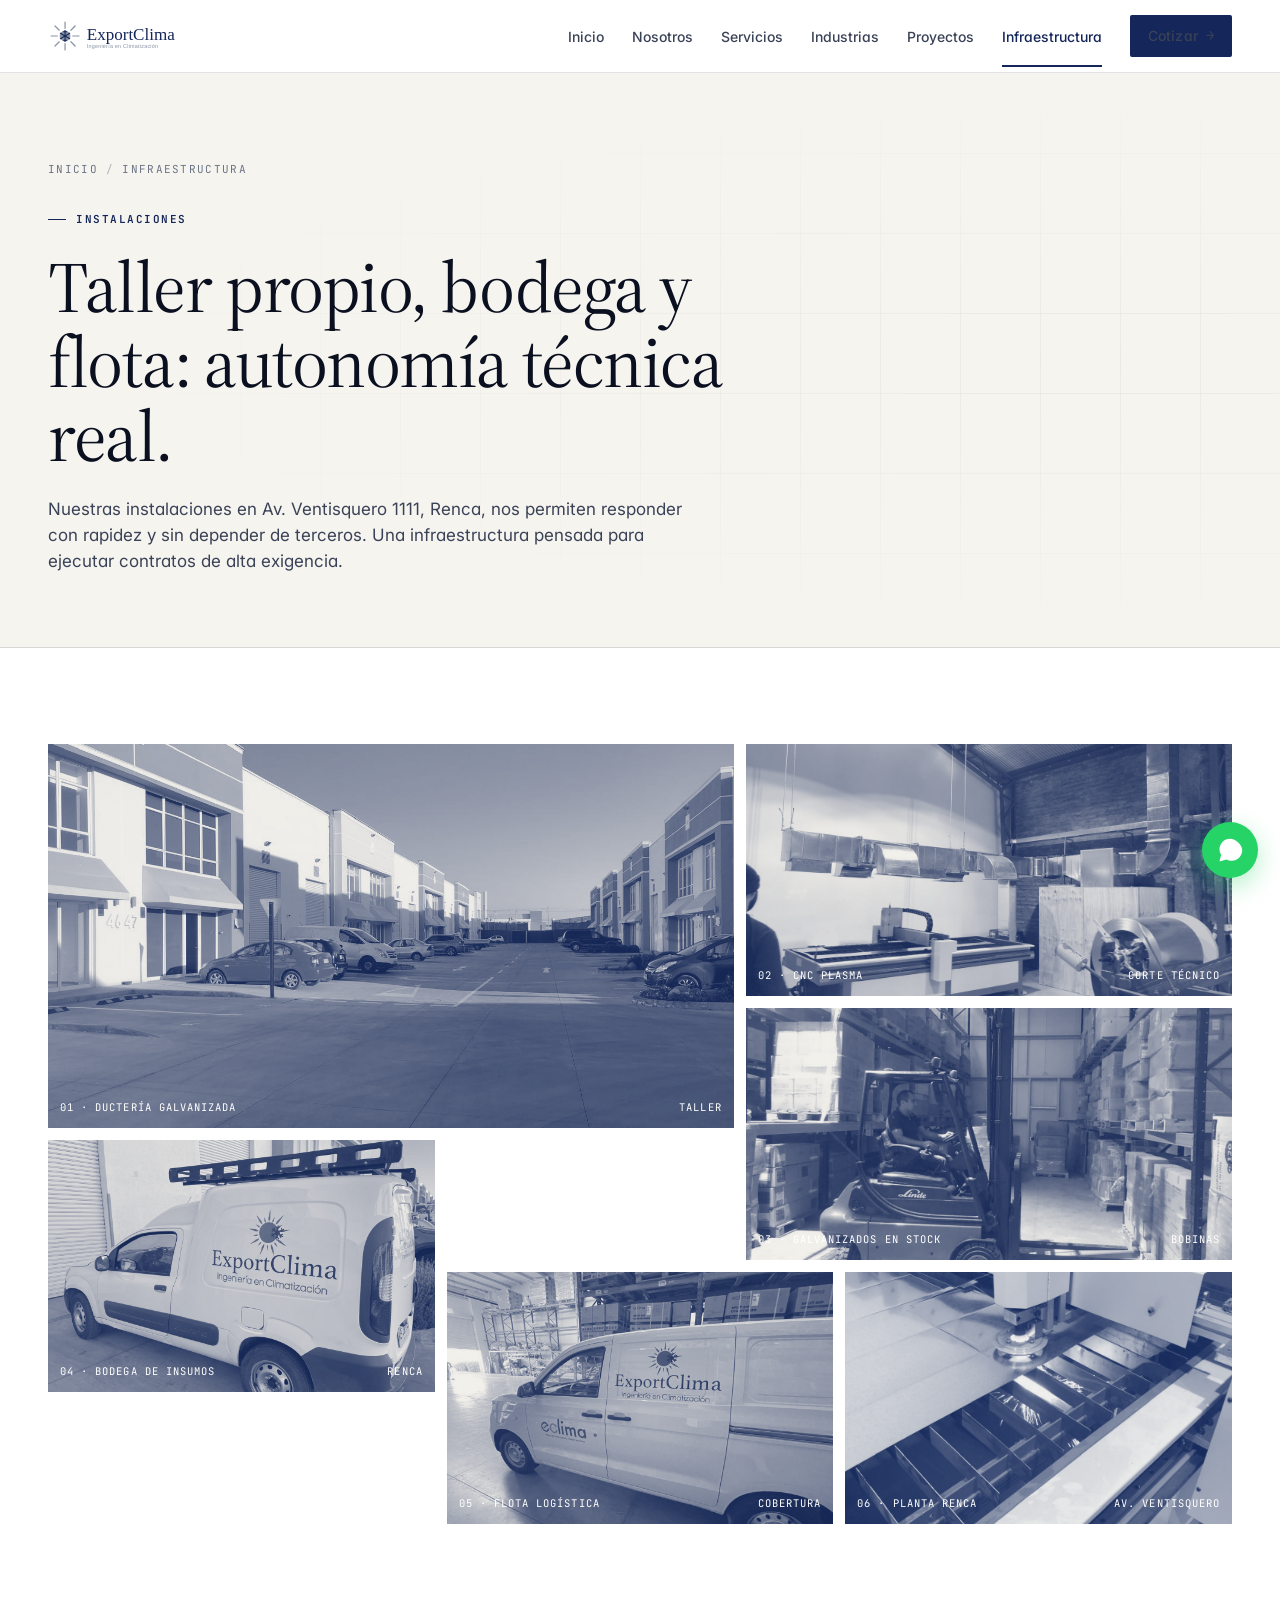
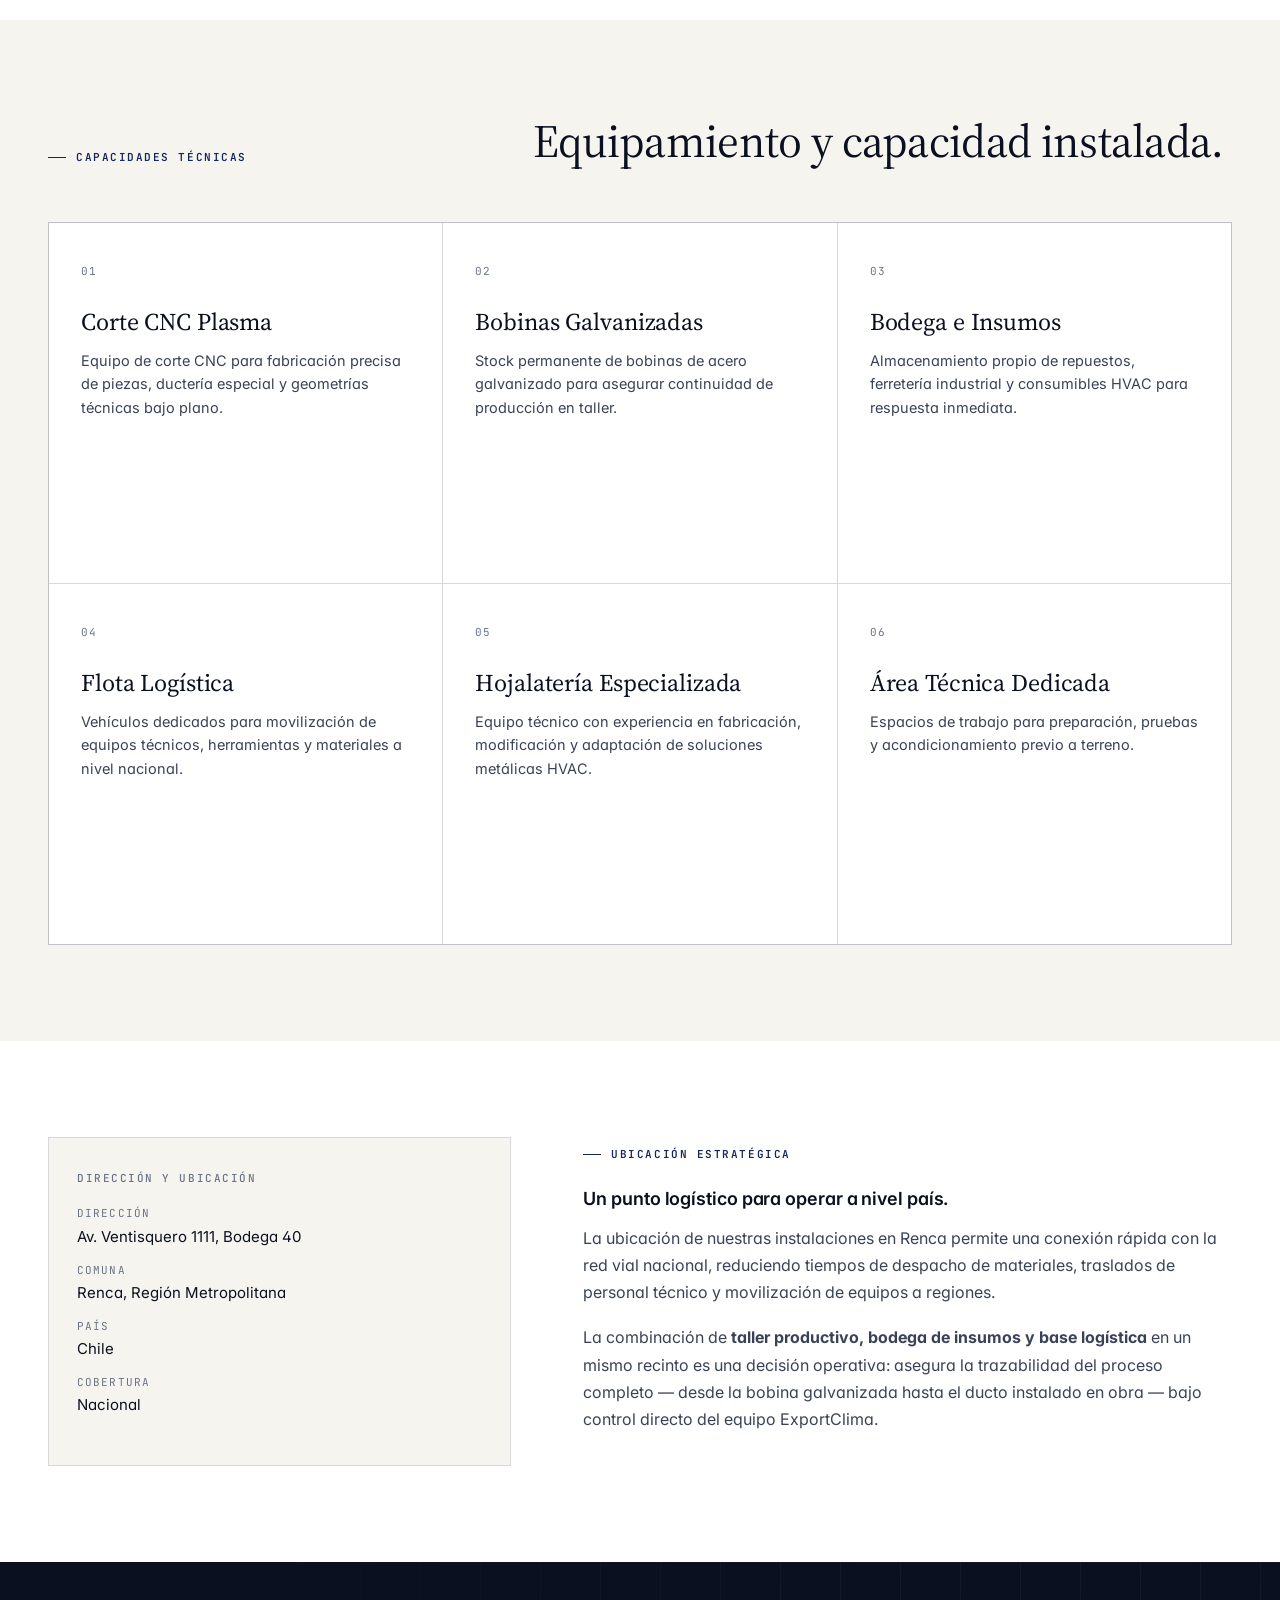
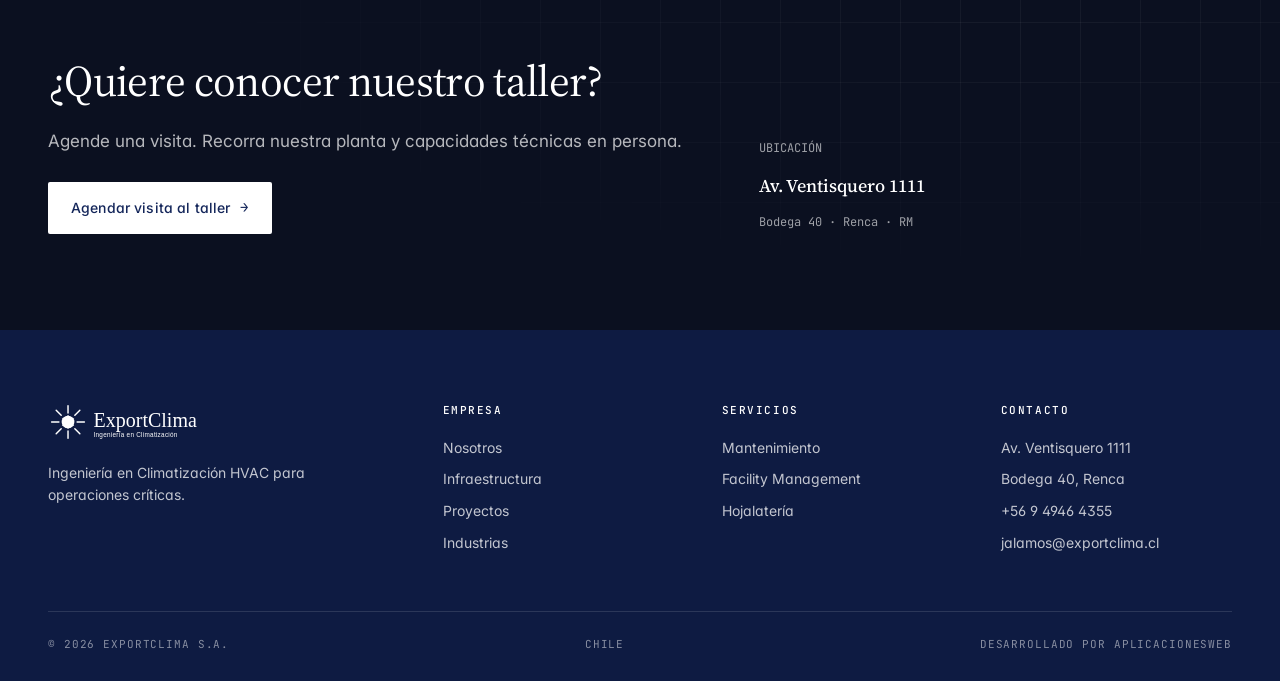
<file: infraestructura.html>
<!doctype html>
<html lang="es">
<head>
<meta charset="utf-8">
<meta name="viewport" content="width=device-width,initial-scale=1">
<title>Infraestructura y Taller Propio HVAC en Renca | ExportClima</title>
<meta name="description" content="Taller propio de hojalatería HVAC en Renca con CNC plasma, bodega de insumos, flota logística y galvanizados en stock. Infraestructura que garantiza autonomía técnica.">
<meta name="keywords" content="taller hojalatería Renca, CNC plasma HVAC, fabricación ductos Chile, bodega climatización, flota técnica HVAC, taller ductería galvanizada">
<link rel="canonical" href="https://exportclima.cl/infraestructura.html">
<meta property="og:title" content="Infraestructura — ExportClima">
<meta property="og:image" content="https://exportclima.cl/assets/img/bodega-insumos.jpg">
<link rel="icon" type="image/svg+xml" href="assets/logo.svg">
<link rel="preconnect" href="https://fonts.googleapis.com"><link rel="preconnect" href="https://fonts.gstatic.com" crossorigin>
<link href="https://fonts.googleapis.com/css2?family=Inter:wght@400;500;600;700&family=JetBrains+Mono:wght@400;500&family=Source+Serif+4:ital,opsz,wght@0,8..60,400;0,8..60,500;1,8..60,400&display=swap" rel="stylesheet">
<link rel="stylesheet" href="assets/css/style.css">
</head>
<body data-screen-label="04 Infraestructura">
<header class="site-header">
  <div class="container nav">
    <a href="index.html" class="brand"><img src="assets/logo.svg" alt="ExportClima"></a>
    <nav><ul class="nav-list">
      <li><a href="index.html">Inicio</a></li><li><a href="nosotros.html">Nosotros</a></li>
      <li><a href="servicios.html">Servicios</a></li><li><a href="industrias.html">Industrias</a></li>
      <li><a href="proyectos.html">Proyectos</a></li><li><a href="infraestructura.html" class="active">Infraestructura</a></li>
      <li><a href="contacto.html" class="nav-cta">Cotizar</a></li>
    </ul></nav>
    <button class="nav-toggle"><svg viewBox="0 0 24 24" fill="none" stroke="currentColor" stroke-width="2"><path d="M3 6h18M3 12h18M3 18h18"/></svg></button>
  </div>
</header>

<section class="page-hero">
  <div class="container">
    <div class="crumbs"><a href="index.html">Inicio</a><span>/</span>Infraestructura</div>
    <span class="eyebrow"><span class="num">INSTALACIONES</span></span>
    <h1 style="margin-top:22px">Taller propio, bodega y flota: autonomía técnica real.</h1>
    <p class="lede">Nuestras instalaciones en Av. Ventisquero 1111, Renca, nos permiten responder con rapidez y sin depender de terceros. Una infraestructura pensada para ejecutar contratos de alta exigencia.</p>
  </div>
</section>

<section>
  <div class="container">
    <div class="photo-grid reveal">
      <figure class="p-a"><img src="assets/img/ductos-instalados.jpg" alt="Ductos galvanizados fabricados en taller">
        <figcaption><span>01 · Ductería Galvanizada</span><span>Taller</span></figcaption></figure>
      <figure class="p-b"><img src="assets/img/cnc-plasma.jpg" alt="Corte CNC plasma en taller de hojalatería">
        <figcaption><span>02 · CNC Plasma</span><span>Corte técnico</span></figcaption></figure>
      <figure class="p-c"><img src="assets/img/bobinas-galvanizado.jpg" alt="Bobinas de acero galvanizado en bodega">
        <figcaption><span>03 · Galvanizados en stock</span><span>Bobinas</span></figcaption></figure>
      <figure class="p-d"><img src="assets/img/bodega-insumos.jpg" alt="Bodega de insumos HVAC">
        <figcaption><span>04 · Bodega de insumos</span><span>Renca</span></figcaption></figure>
      <figure class="p-e"><img src="assets/img/flota.jpg" alt="Flota logística ExportClima">
        <figcaption><span>05 · Flota logística</span><span>Cobertura</span></figcaption></figure>
      <figure class="p-f"><img src="assets/img/taller-exterior.jpg" alt="Exterior del taller de hojalatería en Renca">
        <figcaption><span>06 · Planta Renca</span><span>Av. Ventisquero</span></figcaption></figure>
    </div>
  </div>
</section>

<section class="services">
  <div class="container">
    <div class="section-head">
      <span class="eyebrow"><span class="num">CAPACIDADES TÉCNICAS</span></span>
      <div><h2 class="reveal">Equipamiento y capacidad instalada.</h2></div>
    </div>
    <div class="svc-grid reveal">
      <article class="svc"><span class="num">01</span><h3>Corte CNC Plasma</h3><p>Equipo de corte CNC para fabricación precisa de piezas, ductería especial y geometrías técnicas bajo plano.</p></article>
      <article class="svc"><span class="num">02</span><h3>Bobinas Galvanizadas</h3><p>Stock permanente de bobinas de acero galvanizado para asegurar continuidad de producción en taller.</p></article>
      <article class="svc"><span class="num">03</span><h3>Bodega e Insumos</h3><p>Almacenamiento propio de repuestos, ferretería industrial y consumibles HVAC para respuesta inmediata.</p></article>
      <article class="svc"><span class="num">04</span><h3>Flota Logística</h3><p>Vehículos dedicados para movilización de equipos técnicos, herramientas y materiales a nivel nacional.</p></article>
      <article class="svc"><span class="num">05</span><h3>Hojalatería Especializada</h3><p>Equipo técnico con experiencia en fabricación, modificación y adaptación de soluciones metálicas HVAC.</p></article>
      <article class="svc"><span class="num">06</span><h3>Área Técnica Dedicada</h3><p>Espacios de trabajo para preparación, pruebas y acondicionamiento previo a terreno.</p></article>
    </div>
  </div>
</section>

<section>
  <div class="container">
    <div class="twocol">
      <div class="spec">
        <h4>Dirección y Ubicación</h4>
        <dl>
          <div><dt>Dirección</dt><dd>Av. Ventisquero 1111, Bodega 40</dd></div>
          <div><dt>Comuna</dt><dd>Renca, Región Metropolitana</dd></div>
          <div><dt>País</dt><dd>Chile</dd></div>
          <div><dt>Cobertura</dt><dd>Nacional</dd></div>
        </dl>
      </div>
      <div class="prose">
        <span class="eyebrow"><span class="num">UBICACIÓN ESTRATÉGICA</span></span>
        <h3 style="margin-top:24px">Un punto logístico para operar a nivel país.</h3>
        <p>La ubicación de nuestras instalaciones en Renca permite una conexión rápida con la red vial nacional, reduciendo tiempos de despacho de materiales, traslados de personal técnico y movilización de equipos a regiones.</p>
        <p>La combinación de <strong>taller productivo, bodega de insumos y base logística</strong> en un mismo recinto es una decisión operativa: asegura la trazabilidad del proceso completo — desde la bobina galvanizada hasta el ducto instalado en obra — bajo control directo del equipo ExportClima.</p>
      </div>
    </div>
  </div>
</section>

<section class="cta-band">
  <div class="container">
    <div><h2 class="reveal">¿Quiere conocer nuestro taller?</h2><p class="lede" style="margin-top:22px">Agende una visita. Recorra nuestra planta y capacidades técnicas en persona.</p><div class="hero-cta" style="margin-top:28px"><a class="btn btn-primary" href="contacto.html">Agendar visita al taller</a></div></div>
    <aside class="cta-aside"><span>UBICACIÓN</span><strong class="val" style="color:#fff;font-family:var(--font-serif);font-size:18px;font-weight:500;margin:10px 0">Av. Ventisquero 1111</strong><span>Bodega 40 · Renca · RM</span></aside>
  </div>
</section>

<footer class="site-footer">
  <div class="container">
    <div class="footer-grid">
      <div><a href="index.html" class="brand"><img src="assets/logo.svg" alt="ExportClima"></a><p style="margin-top:20px;max-width:34ch;font-size:14px;line-height:1.6">Ingeniería en Climatización HVAC para operaciones críticas.</p></div>
      <div><h4>Empresa</h4><ul><li><a href="nosotros.html">Nosotros</a></li><li><a href="infraestructura.html">Infraestructura</a></li><li><a href="proyectos.html">Proyectos</a></li><li><a href="industrias.html">Industrias</a></li></ul></div>
      <div><h4>Servicios</h4><ul><li><a href="servicios.html#mantenimiento">Mantenimiento</a></li><li><a href="servicios.html#facility">Facility Management</a></li><li><a href="servicios.html#taller">Hojalatería</a></li></ul></div>
      <div><h4>Contacto</h4><ul><li>Av. Ventisquero 1111</li><li>Bodega 40, Renca</li><li>+56 9 4946 4355</li><li>jalamos@exportclima.cl</li></ul></div>
    </div>
    <div class="footer-bottom"><span>© 2026 ExportClima S.A.</span><span>Chile</span><span>Desarrollado por <a href="https://www.aplicacionesweb.cl" target="_blank" rel="noopener">AplicacionesWeb</a></span></div>
  </div>
</footer>
<a class="wa-float" href="https://wa.me/56949464355" target="_blank" rel="noopener"><svg viewBox="0 0 32 32" fill="currentColor"><path d="M16 3C9.4 3 4 8.4 4 15c0 2.3.7 4.5 1.9 6.4L4 29l7.9-2.1c1.8 1 3.9 1.5 6.1 1.5 6.6 0 12-5.4 12-12S22.6 3 16 3z"/></svg></a>
<script src="assets/js/main.js"></script>
</body>
</html>
</file>
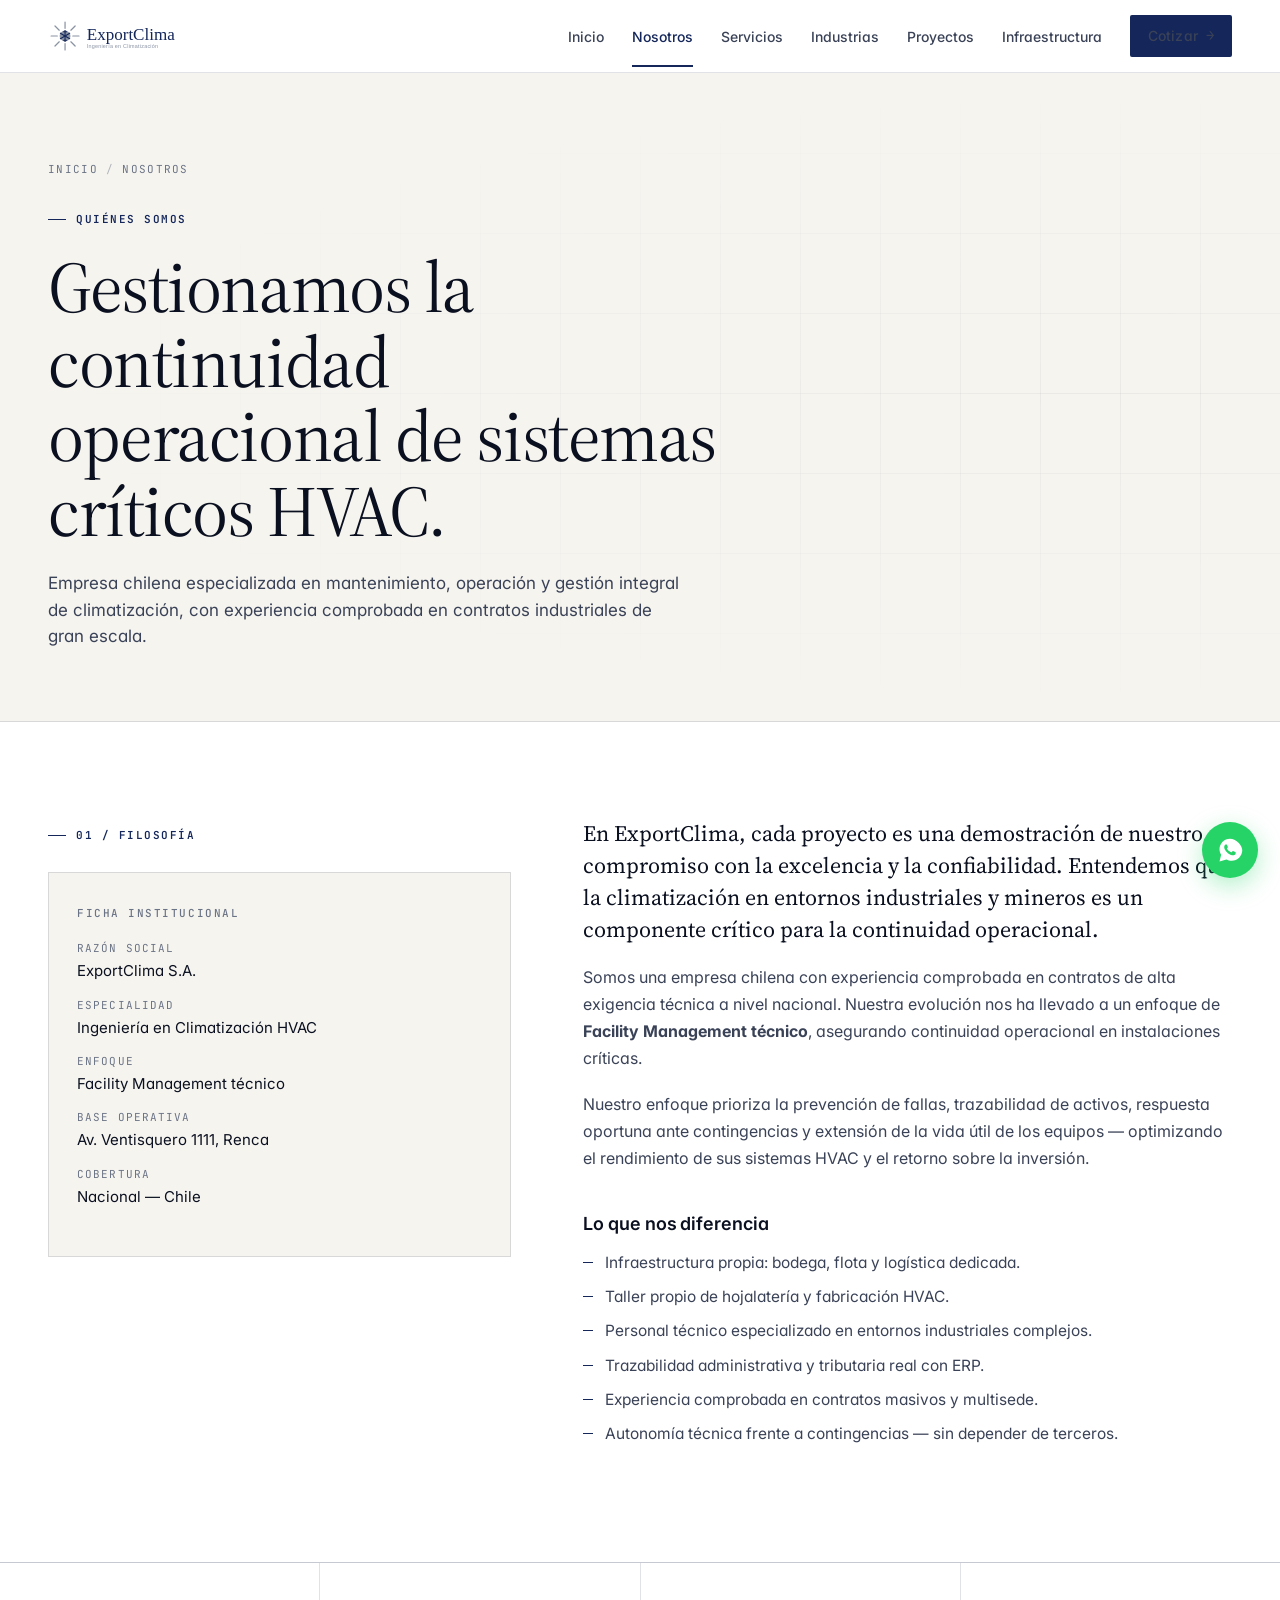
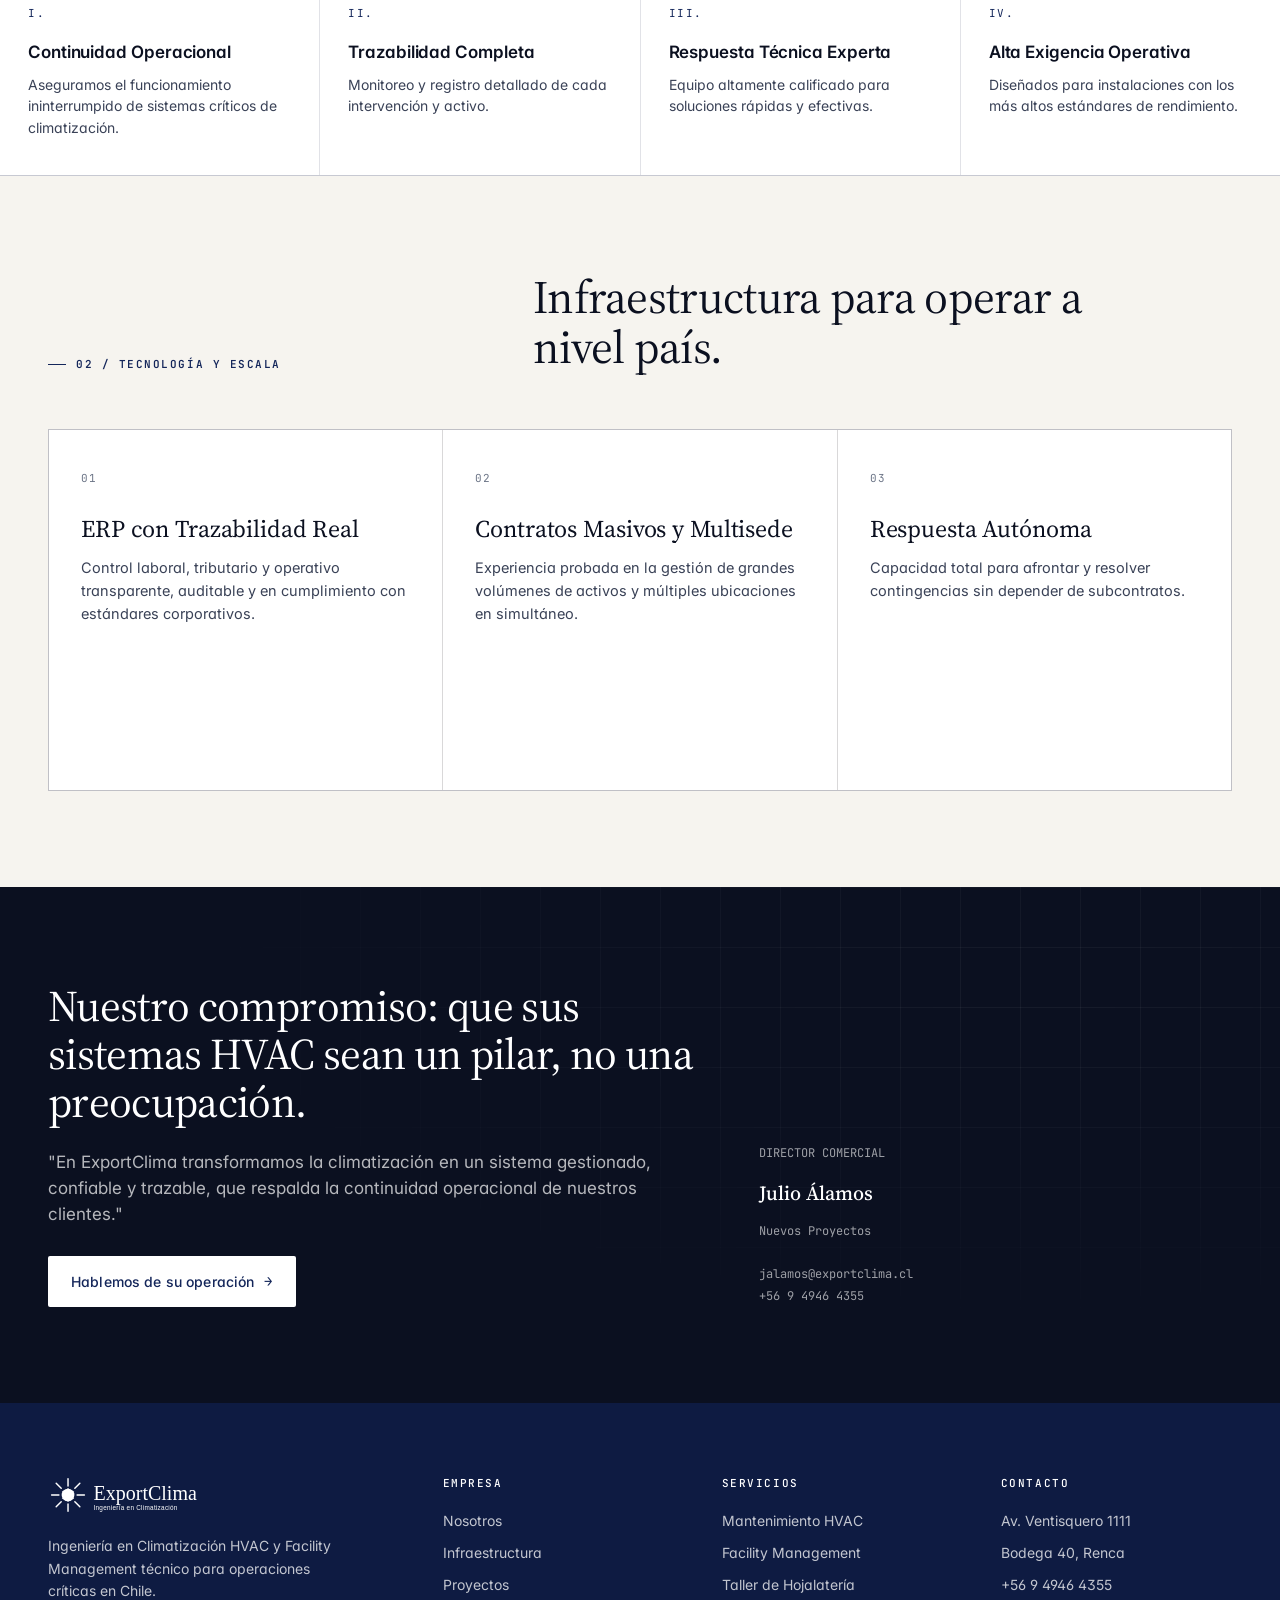
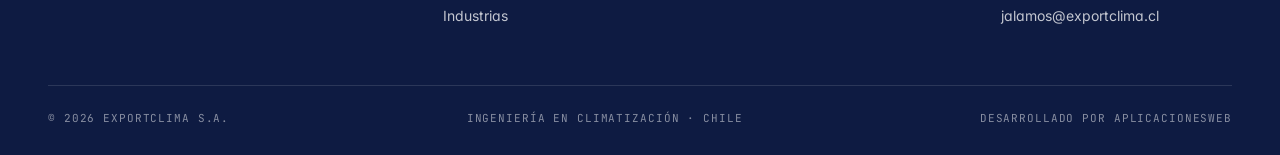
<file: nosotros.html>
<!doctype html>
<html lang="es">
<head>
<meta charset="utf-8">
<meta name="viewport" content="width=device-width,initial-scale=1">
<title>Nosotros — ExportClima | Empresa de Climatización HVAC en Chile</title>
<meta name="description" content="ExportClima S.A. es una empresa chilena especializada en mantenimiento, operación y gestión integral de sistemas HVAC. Facility Management técnico con experiencia en contratos de alta exigencia.">
<meta name="keywords" content="empresa climatización Chile, ExportClima S.A., HVAC Renca, ingeniería climatización chilena, facility management HVAC Chile">
<link rel="canonical" href="https://exportclima.cl/nosotros.html">
<meta property="og:title" content="Nosotros — ExportClima">
<meta property="og:description" content="Empresa chilena de Facility Management técnico HVAC. Experiencia comprobada en contratos masivos.">
<meta property="og:image" content="https://exportclima.cl/assets/img/bodega-insumos.jpg">
<link rel="icon" type="image/svg+xml" href="assets/logo.svg">
<link rel="preconnect" href="https://fonts.googleapis.com"><link rel="preconnect" href="https://fonts.gstatic.com" crossorigin>
<link href="https://fonts.googleapis.com/css2?family=Inter:wght@400;500;600;700&family=JetBrains+Mono:wght@400;500&family=Source+Serif+4:ital,opsz,wght@0,8..60,400;0,8..60,500;1,8..60,400&display=swap" rel="stylesheet">
<link rel="stylesheet" href="assets/css/style.css">
</head>
<body data-screen-label="01 Nosotros">
<header class="site-header">
  <div class="container nav">
    <a href="index.html" class="brand"><img src="assets/logo.svg" alt="ExportClima"></a>
    <nav><ul class="nav-list">
      <li><a href="index.html">Inicio</a></li>
      <li><a href="nosotros.html" class="active">Nosotros</a></li>
      <li><a href="servicios.html">Servicios</a></li>
      <li><a href="industrias.html">Industrias</a></li>
      <li><a href="proyectos.html">Proyectos</a></li>
      <li><a href="infraestructura.html">Infraestructura</a></li>
      <li><a href="contacto.html" class="nav-cta">Cotizar</a></li>
    </ul></nav>
    <button class="nav-toggle"><svg viewBox="0 0 24 24" fill="none" stroke="currentColor" stroke-width="2"><path d="M3 6h18M3 12h18M3 18h18"/></svg></button>
  </div>
</header>

<section class="page-hero">
  <div class="container">
    <div class="crumbs"><a href="index.html">Inicio</a><span>/</span>Nosotros</div>
    <span class="eyebrow"><span class="num">QUIÉNES SOMOS</span></span>
    <h1 style="margin-top:22px">Gestionamos la continuidad operacional de sistemas críticos HVAC.</h1>
    <p class="lede">Empresa chilena especializada en mantenimiento, operación y gestión integral de climatización, con experiencia comprobada en contratos industriales de gran escala.</p>
  </div>
</section>

<section>
  <div class="container">
    <div class="twocol">
      <div>
        <span class="eyebrow"><span class="num">01 / FILOSOFÍA</span></span>
        <div class="spec" style="margin-top:28px">
          <h4>Ficha Institucional</h4>
          <dl>
            <div><dt>Razón Social</dt><dd>ExportClima S.A.</dd></div>
            <div><dt>Especialidad</dt><dd>Ingeniería en Climatización HVAC</dd></div>
            <div><dt>Enfoque</dt><dd>Facility Management técnico</dd></div>
            <div><dt>Base operativa</dt><dd>Av. Ventisquero 1111, Renca</dd></div>
            <div><dt>Cobertura</dt><dd>Nacional — Chile</dd></div>
          </dl>
        </div>
      </div>
      <div class="prose reveal">
        <p class="big">En ExportClima, cada proyecto es una demostración de nuestro compromiso con la excelencia y la confiabilidad. Entendemos que la climatización en entornos industriales y mineros es un componente crítico para la continuidad operacional.</p>
        <p>Somos una empresa chilena con experiencia comprobada en contratos de alta exigencia técnica a nivel nacional. Nuestra evolución nos ha llevado a un enfoque de <strong>Facility Management técnico</strong>, asegurando continuidad operacional en instalaciones críticas.</p>
        <p>Nuestro enfoque prioriza la prevención de fallas, trazabilidad de activos, respuesta oportuna ante contingencias y extensión de la vida útil de los equipos — optimizando el rendimiento de sus sistemas HVAC y el retorno sobre la inversión.</p>

        <h3>Lo que nos diferencia</h3>
        <ul>
          <li>Infraestructura propia: bodega, flota y logística dedicada.</li>
          <li>Taller propio de hojalatería y fabricación HVAC.</li>
          <li>Personal técnico especializado en entornos industriales complejos.</li>
          <li>Trazabilidad administrativa y tributaria real con ERP.</li>
          <li>Experiencia comprobada en contratos masivos y multisede.</li>
          <li>Autonomía técnica frente a contingencias — sin depender de terceros.</li>
        </ul>
      </div>
    </div>
  </div>
</section>

<section style="padding:0">
  <div class="pillars">
    <div class="pillar"><span class="num">I.</span><h3>Continuidad Operacional</h3><p>Aseguramos el funcionamiento ininterrumpido de sistemas críticos de climatización.</p></div>
    <div class="pillar"><span class="num">II.</span><h3>Trazabilidad Completa</h3><p>Monitoreo y registro detallado de cada intervención y activo.</p></div>
    <div class="pillar"><span class="num">III.</span><h3>Respuesta Técnica Experta</h3><p>Equipo altamente calificado para soluciones rápidas y efectivas.</p></div>
    <div class="pillar"><span class="num">IV.</span><h3>Alta Exigencia Operativa</h3><p>Diseñados para instalaciones con los más altos estándares de rendimiento.</p></div>
  </div>
</section>

<section class="services">
  <div class="container">
    <div class="section-head">
      <span class="eyebrow"><span class="num">02 / TECNOLOGÍA Y ESCALA</span></span>
      <div><h2 class="reveal">Infraestructura para operar a nivel país.</h2></div>
    </div>
    <div class="svc-grid reveal">
      <article class="svc"><span class="num">01</span><h3>ERP con Trazabilidad Real</h3><p>Control laboral, tributario y operativo transparente, auditable y en cumplimiento con estándares corporativos.</p></article>
      <article class="svc"><span class="num">02</span><h3>Contratos Masivos y Multisede</h3><p>Experiencia probada en la gestión de grandes volúmenes de activos y múltiples ubicaciones en simultáneo.</p></article>
      <article class="svc"><span class="num">03</span><h3>Respuesta Autónoma</h3><p>Capacidad total para afrontar y resolver contingencias sin depender de subcontratos.</p></article>
    </div>
  </div>
</section>

<section class="cta-band">
  <div class="container">
    <div>
      <h2 class="reveal">Nuestro compromiso: que sus sistemas HVAC sean un pilar, no una preocupación.</h2>
      <p class="lede" style="margin-top:22px">"En ExportClima transformamos la climatización en un sistema gestionado, confiable y trazable, que respalda la continuidad operacional de nuestros clientes."</p>
      <div class="hero-cta" style="margin-top:28px">
        <a class="btn btn-primary" href="contacto.html">Hablemos de su operación</a>
      </div>
    </div>
    <aside class="cta-aside">
      <span>DIRECTOR COMERCIAL</span>
      <strong class="val" style="color:#fff;font-family:var(--font-serif);font-size:20px;font-weight:500;margin:10px 0">Julio Álamos</strong>
      <span>Nuevos Proyectos</span><br><br>
      <span>jalamos@exportclima.cl</span><br><span>+56 9 4946 4355</span>
    </aside>
  </div>
</section>

<footer class="site-footer">
  <div class="container">
    <div class="footer-grid">
      <div><a href="index.html" class="brand"><img src="assets/logo.svg" alt="ExportClima"></a><p style="margin-top:20px;max-width:34ch;font-size:14px;line-height:1.6">Ingeniería en Climatización HVAC y Facility Management técnico para operaciones críticas en Chile.</p></div>
      <div><h4>Empresa</h4><ul><li><a href="nosotros.html">Nosotros</a></li><li><a href="infraestructura.html">Infraestructura</a></li><li><a href="proyectos.html">Proyectos</a></li><li><a href="industrias.html">Industrias</a></li></ul></div>
      <div><h4>Servicios</h4><ul><li><a href="servicios.html#mantenimiento">Mantenimiento HVAC</a></li><li><a href="servicios.html#facility">Facility Management</a></li><li><a href="servicios.html#taller">Taller de Hojalatería</a></li></ul></div>
      <div><h4>Contacto</h4><ul><li>Av. Ventisquero 1111</li><li>Bodega 40, Renca</li><li>+56 9 4946 4355</li><li>jalamos@exportclima.cl</li></ul></div>
    </div>
    <div class="footer-bottom"><span>© 2026 ExportClima S.A.</span><span>Ingeniería en Climatización · Chile</span><span>Desarrollado por <a href="https://www.aplicacionesweb.cl" target="_blank" rel="noopener">AplicacionesWeb</a></span></div>
  </div>
</footer>
<a class="wa-float" href="https://wa.me/56949464355" target="_blank" rel="noopener"><svg viewBox="0 0 32 32" fill="currentColor"><path d="M16 3C9.4 3 4 8.4 4 15c0 2.3.7 4.5 1.9 6.4L4 29l7.9-2.1c1.8 1 3.9 1.5 6.1 1.5 6.6 0 12-5.4 12-12S22.6 3 16 3zm6.6 17.3c-.3.8-1.6 1.6-2.3 1.7-.6.1-1.3.1-2.1-.1-.5-.1-1.1-.3-1.9-.6-3.3-1.4-5.5-4.8-5.6-5-.2-.2-1.3-1.8-1.3-3.4s.8-2.4 1.1-2.8c.3-.3.6-.4.8-.4h.6c.2 0 .5 0 .7.5s.8 2 .9 2.1c.1.2.1.3 0 .5-.1.2-.2.3-.3.5-.2.2-.3.4-.5.6-.2.2-.3.4-.1.7.2.3.9 1.4 1.9 2.3 1.3 1.1 2.3 1.5 2.7 1.7.3.1.5.1.7-.1.2-.2.8-.9 1-1.2.2-.3.4-.3.7-.2.3.1 2 .9 2.3 1.1.3.2.6.2.6.4.1.2.1 1-.2 1.7z"/></svg></a>
<script src="assets/js/main.js"></script>
</body>
</html>
</file>
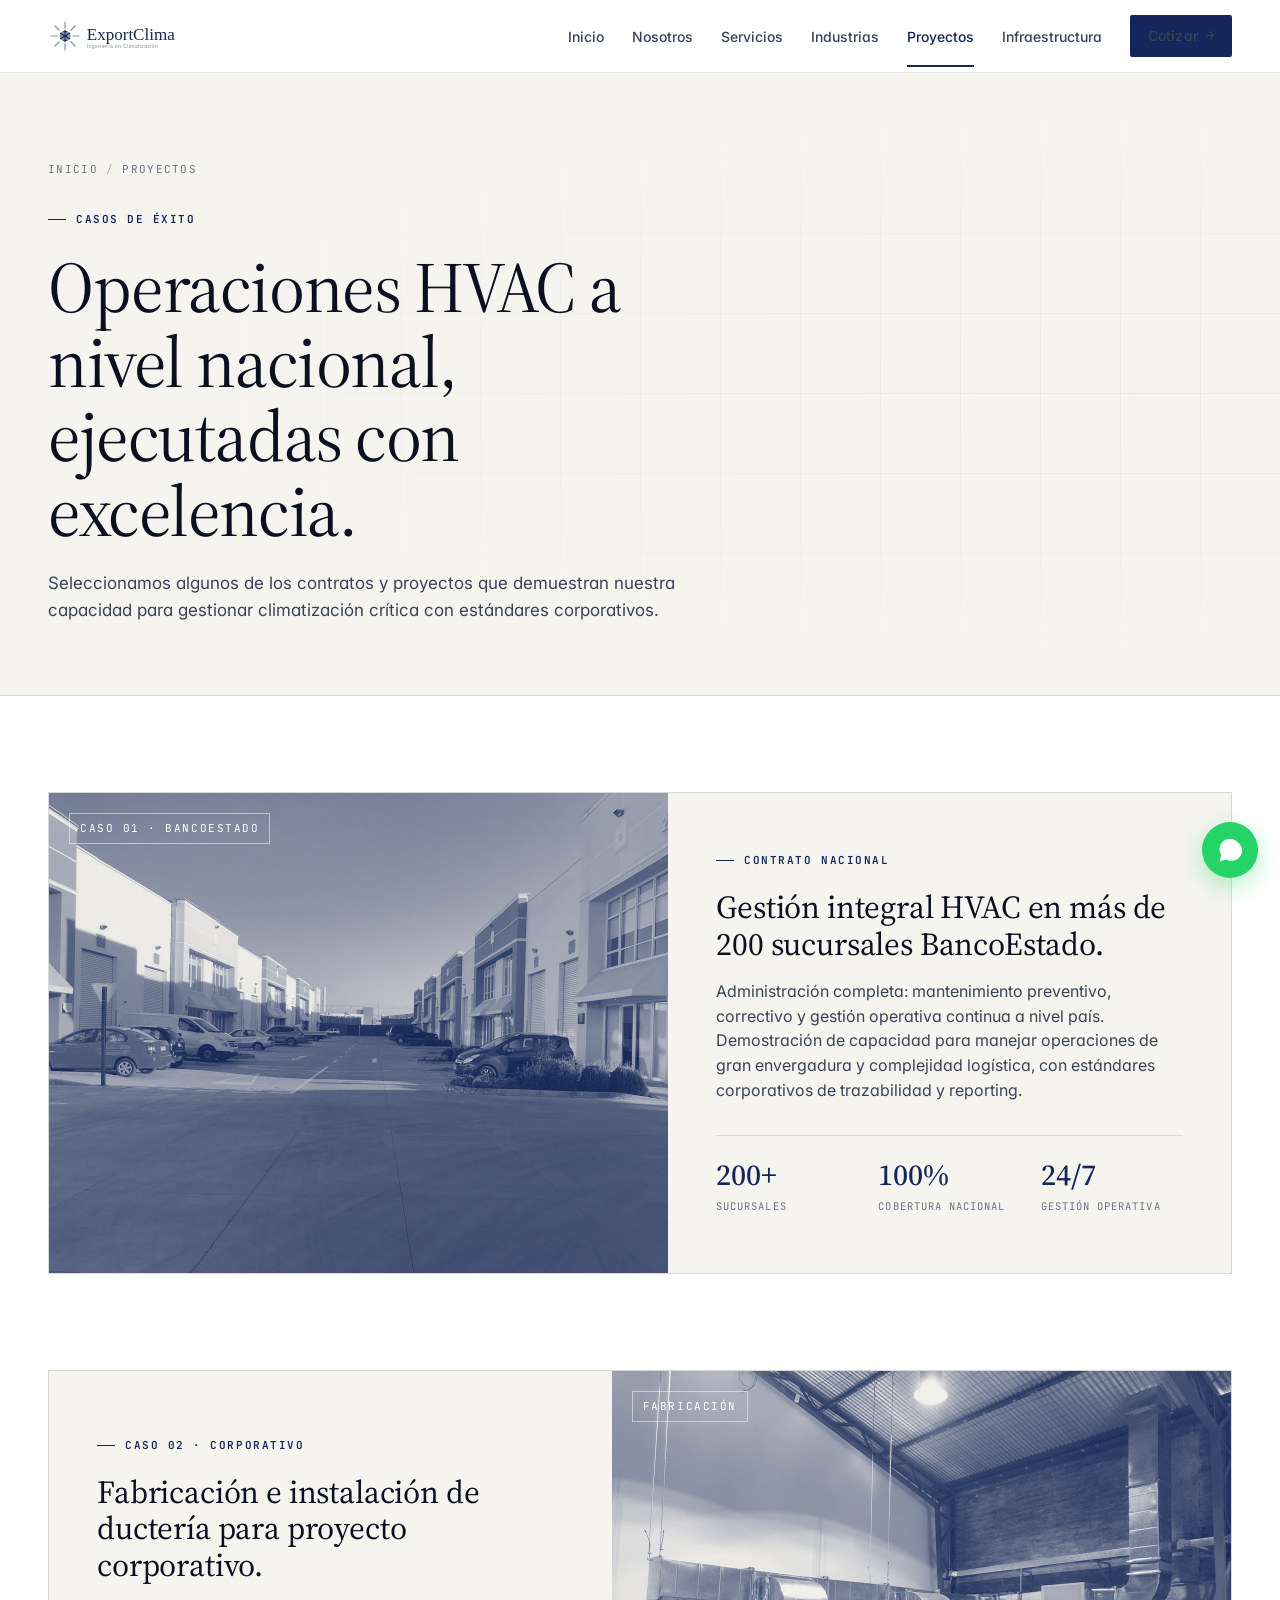
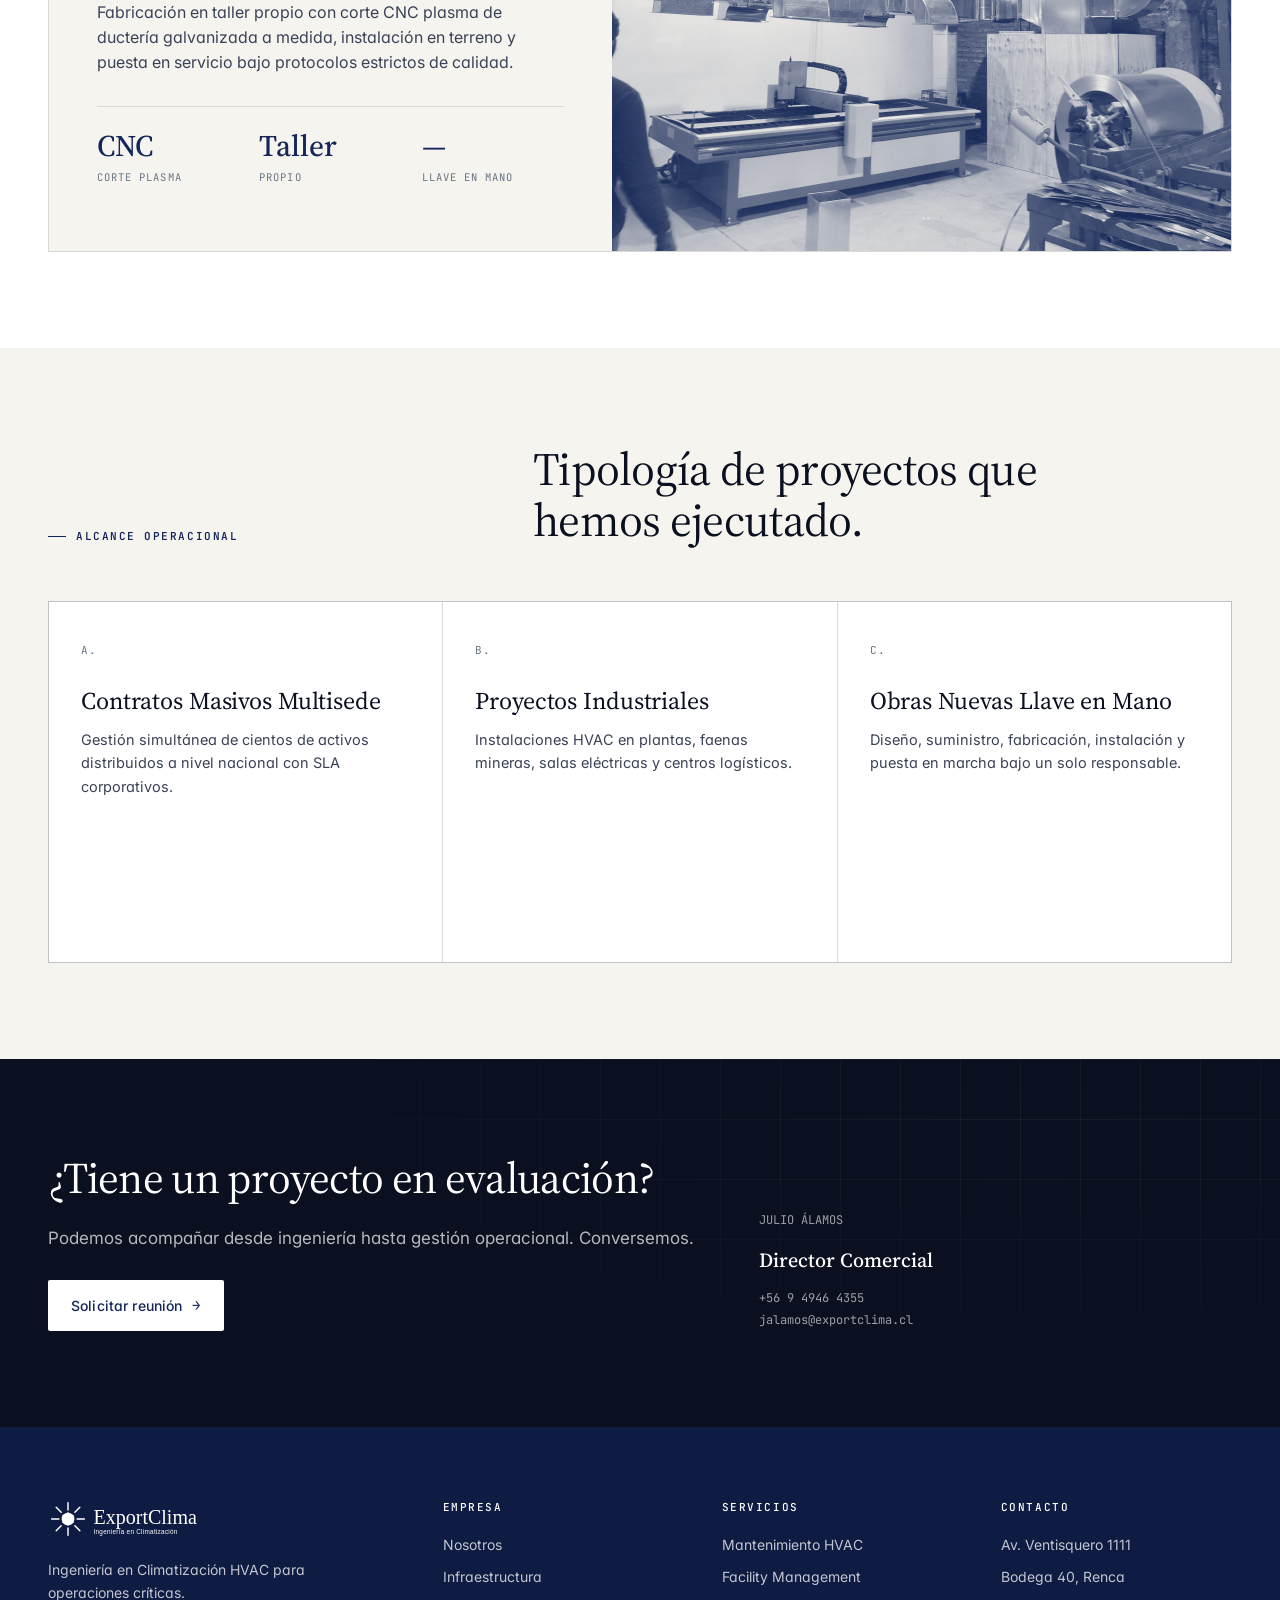
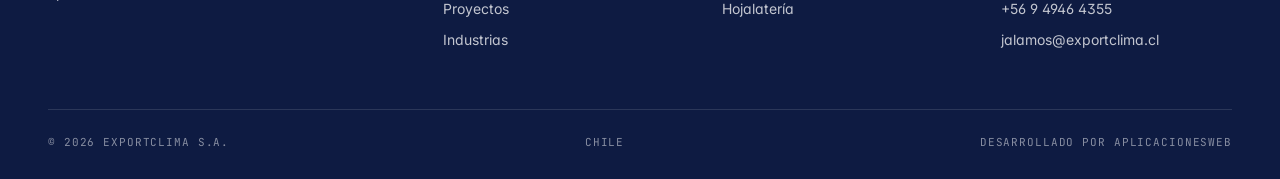
<file: proyectos.html>
<!doctype html>
<html lang="es">
<head>
<meta charset="utf-8">
<meta name="viewport" content="width=device-width,initial-scale=1">
<title>Proyectos y Casos de Éxito HVAC | ExportClima Chile</title>
<meta name="description" content="Casos de éxito en climatización HVAC: BancoEstado, contratos corporativos, proyectos industriales y mineros. Gestión integral a nivel nacional.">
<meta name="keywords" content="casos éxito HVAC Chile, proyectos climatización BancoEstado, contratos mantenimiento sucursales, proyectos HVAC minería Chile">
<link rel="canonical" href="https://exportclima.cl/proyectos.html">
<meta property="og:title" content="Proyectos — ExportClima">
<meta property="og:image" content="https://exportclima.cl/assets/img/ductos-instalados.jpg">
<link rel="icon" type="image/svg+xml" href="assets/logo.svg">
<link rel="preconnect" href="https://fonts.googleapis.com"><link rel="preconnect" href="https://fonts.gstatic.com" crossorigin>
<link href="https://fonts.googleapis.com/css2?family=Inter:wght@400;500;600;700&family=JetBrains+Mono:wght@400;500&family=Source+Serif+4:ital,opsz,wght@0,8..60,400;0,8..60,500;1,8..60,400&display=swap" rel="stylesheet">
<link rel="stylesheet" href="assets/css/style.css">
</head>
<body data-screen-label="03 Proyectos">
<header class="site-header">
  <div class="container nav">
    <a href="index.html" class="brand"><img src="assets/logo.svg" alt="ExportClima"></a>
    <nav><ul class="nav-list">
      <li><a href="index.html">Inicio</a></li><li><a href="nosotros.html">Nosotros</a></li>
      <li><a href="servicios.html">Servicios</a></li><li><a href="industrias.html">Industrias</a></li>
      <li><a href="proyectos.html" class="active">Proyectos</a></li><li><a href="infraestructura.html">Infraestructura</a></li>
      <li><a href="contacto.html" class="nav-cta">Cotizar</a></li>
    </ul></nav>
    <button class="nav-toggle"><svg viewBox="0 0 24 24" fill="none" stroke="currentColor" stroke-width="2"><path d="M3 6h18M3 12h18M3 18h18"/></svg></button>
  </div>
</header>

<section class="page-hero">
  <div class="container">
    <div class="crumbs"><a href="index.html">Inicio</a><span>/</span>Proyectos</div>
    <span class="eyebrow"><span class="num">CASOS DE ÉXITO</span></span>
    <h1 style="margin-top:22px">Operaciones HVAC a nivel nacional, ejecutadas con excelencia.</h1>
    <p class="lede">Seleccionamos algunos de los contratos y proyectos que demuestran nuestra capacidad para gestionar climatización crítica con estándares corporativos.</p>
  </div>
</section>

<section class="case">
  <div class="container">
    <div class="case-card reveal">
      <div class="case-media"><img src="assets/img/ductos-cnc.jpg" alt="Proyecto HVAC BancoEstado — gestión integral"><span class="case-tag">Caso 01 · BancoEstado</span></div>
      <div class="case-body">
        <span class="eyebrow"><span class="num">CONTRATO NACIONAL</span></span>
        <h3>Gestión integral HVAC en más de 200 sucursales BancoEstado.</h3>
        <p class="lede" style="font-size:16px">Administración completa: mantenimiento preventivo, correctivo y gestión operativa continua a nivel país. Demostración de capacidad para manejar operaciones de gran envergadura y complejidad logística, con estándares corporativos de trazabilidad y reporting.</p>
        <div class="case-stats">
          <div><span class="num">200+</span><span class="lbl">Sucursales</span></div>
          <div><span class="num">100%</span><span class="lbl">Cobertura Nacional</span></div>
          <div><span class="num">24/7</span><span class="lbl">Gestión Operativa</span></div>
        </div>
      </div>
    </div>
  </div>
</section>

<section style="padding-top:0" class="case">
  <div class="container">
    <div class="case-card reveal" style="grid-template-columns:1fr 1.1fr">
      <div class="case-body">
        <span class="eyebrow"><span class="num">CASO 02 · CORPORATIVO</span></span>
        <h3>Fabricación e instalación de ductería para proyecto corporativo.</h3>
        <p class="lede" style="font-size:16px">Fabricación en taller propio con corte CNC plasma de ductería galvanizada a medida, instalación en terreno y puesta en servicio bajo protocolos estrictos de calidad.</p>
        <div class="case-stats">
          <div><span class="num">CNC</span><span class="lbl">Corte Plasma</span></div>
          <div><span class="num">Taller</span><span class="lbl">Propio</span></div>
          <div><span class="num">—</span><span class="lbl">Llave en mano</span></div>
        </div>
      </div>
      <div class="case-media"><img src="assets/img/cnc-plasma.jpg" alt="Corte CNC plasma en taller ExportClima"><span class="case-tag">Fabricación</span></div>
    </div>
  </div>
</section>

<section class="industries">
  <div class="container">
    <div class="section-head">
      <span class="eyebrow"><span class="num">ALCANCE OPERACIONAL</span></span>
      <div><h2 class="reveal">Tipología de proyectos que hemos ejecutado.</h2></div>
    </div>
    <div class="svc-grid reveal">
      <article class="svc"><span class="num">A.</span><h3>Contratos Masivos Multisede</h3><p>Gestión simultánea de cientos de activos distribuidos a nivel nacional con SLA corporativos.</p></article>
      <article class="svc"><span class="num">B.</span><h3>Proyectos Industriales</h3><p>Instalaciones HVAC en plantas, faenas mineras, salas eléctricas y centros logísticos.</p></article>
      <article class="svc"><span class="num">C.</span><h3>Obras Nuevas Llave en Mano</h3><p>Diseño, suministro, fabricación, instalación y puesta en marcha bajo un solo responsable.</p></article>
    </div>
  </div>
</section>

<section class="cta-band">
  <div class="container">
    <div><h2 class="reveal">¿Tiene un proyecto en evaluación?</h2><p class="lede" style="margin-top:22px">Podemos acompañar desde ingeniería hasta gestión operacional. Conversemos.</p><div class="hero-cta" style="margin-top:28px"><a class="btn btn-primary" href="contacto.html">Solicitar reunión</a></div></div>
    <aside class="cta-aside"><span>JULIO ÁLAMOS</span><strong class="val" style="color:#fff;font-family:var(--font-serif);font-size:20px;font-weight:500;margin:10px 0">Director Comercial</strong><span>+56 9 4946 4355</span><br><span>jalamos@exportclima.cl</span></aside>
  </div>
</section>

<footer class="site-footer">
  <div class="container">
    <div class="footer-grid">
      <div><a href="index.html" class="brand"><img src="assets/logo.svg" alt="ExportClima"></a><p style="margin-top:20px;max-width:34ch;font-size:14px;line-height:1.6">Ingeniería en Climatización HVAC para operaciones críticas.</p></div>
      <div><h4>Empresa</h4><ul><li><a href="nosotros.html">Nosotros</a></li><li><a href="infraestructura.html">Infraestructura</a></li><li><a href="proyectos.html">Proyectos</a></li><li><a href="industrias.html">Industrias</a></li></ul></div>
      <div><h4>Servicios</h4><ul><li><a href="servicios.html#mantenimiento">Mantenimiento HVAC</a></li><li><a href="servicios.html#facility">Facility Management</a></li><li><a href="servicios.html#taller">Hojalatería</a></li></ul></div>
      <div><h4>Contacto</h4><ul><li>Av. Ventisquero 1111</li><li>Bodega 40, Renca</li><li>+56 9 4946 4355</li><li>jalamos@exportclima.cl</li></ul></div>
    </div>
    <div class="footer-bottom"><span>© 2026 ExportClima S.A.</span><span>Chile</span><span>Desarrollado por <a href="https://www.aplicacionesweb.cl" target="_blank" rel="noopener">AplicacionesWeb</a></span></div>
  </div>
</footer>
<a class="wa-float" href="https://wa.me/56949464355" target="_blank" rel="noopener"><svg viewBox="0 0 32 32" fill="currentColor"><path d="M16 3C9.4 3 4 8.4 4 15c0 2.3.7 4.5 1.9 6.4L4 29l7.9-2.1c1.8 1 3.9 1.5 6.1 1.5 6.6 0 12-5.4 12-12S22.6 3 16 3z"/></svg></a>
<script src="assets/js/main.js"></script>
</body>
</html>
</file>
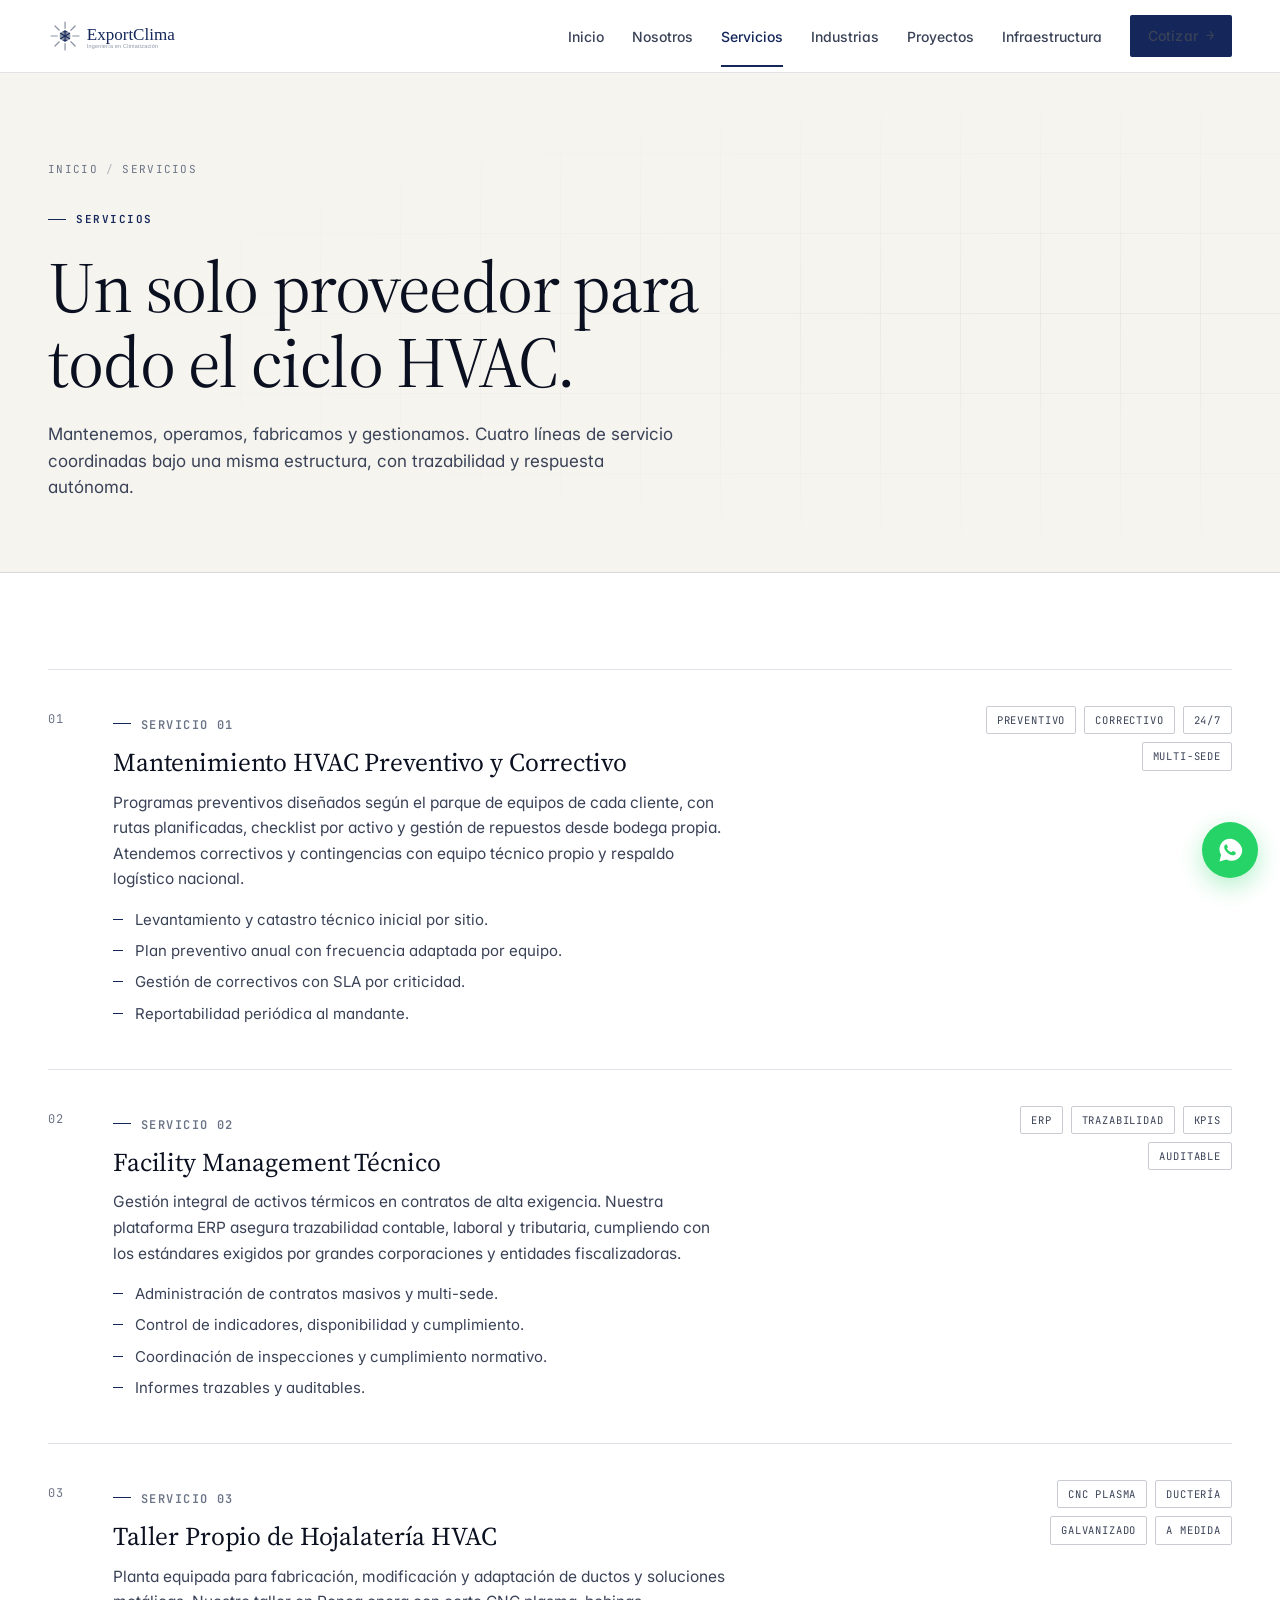
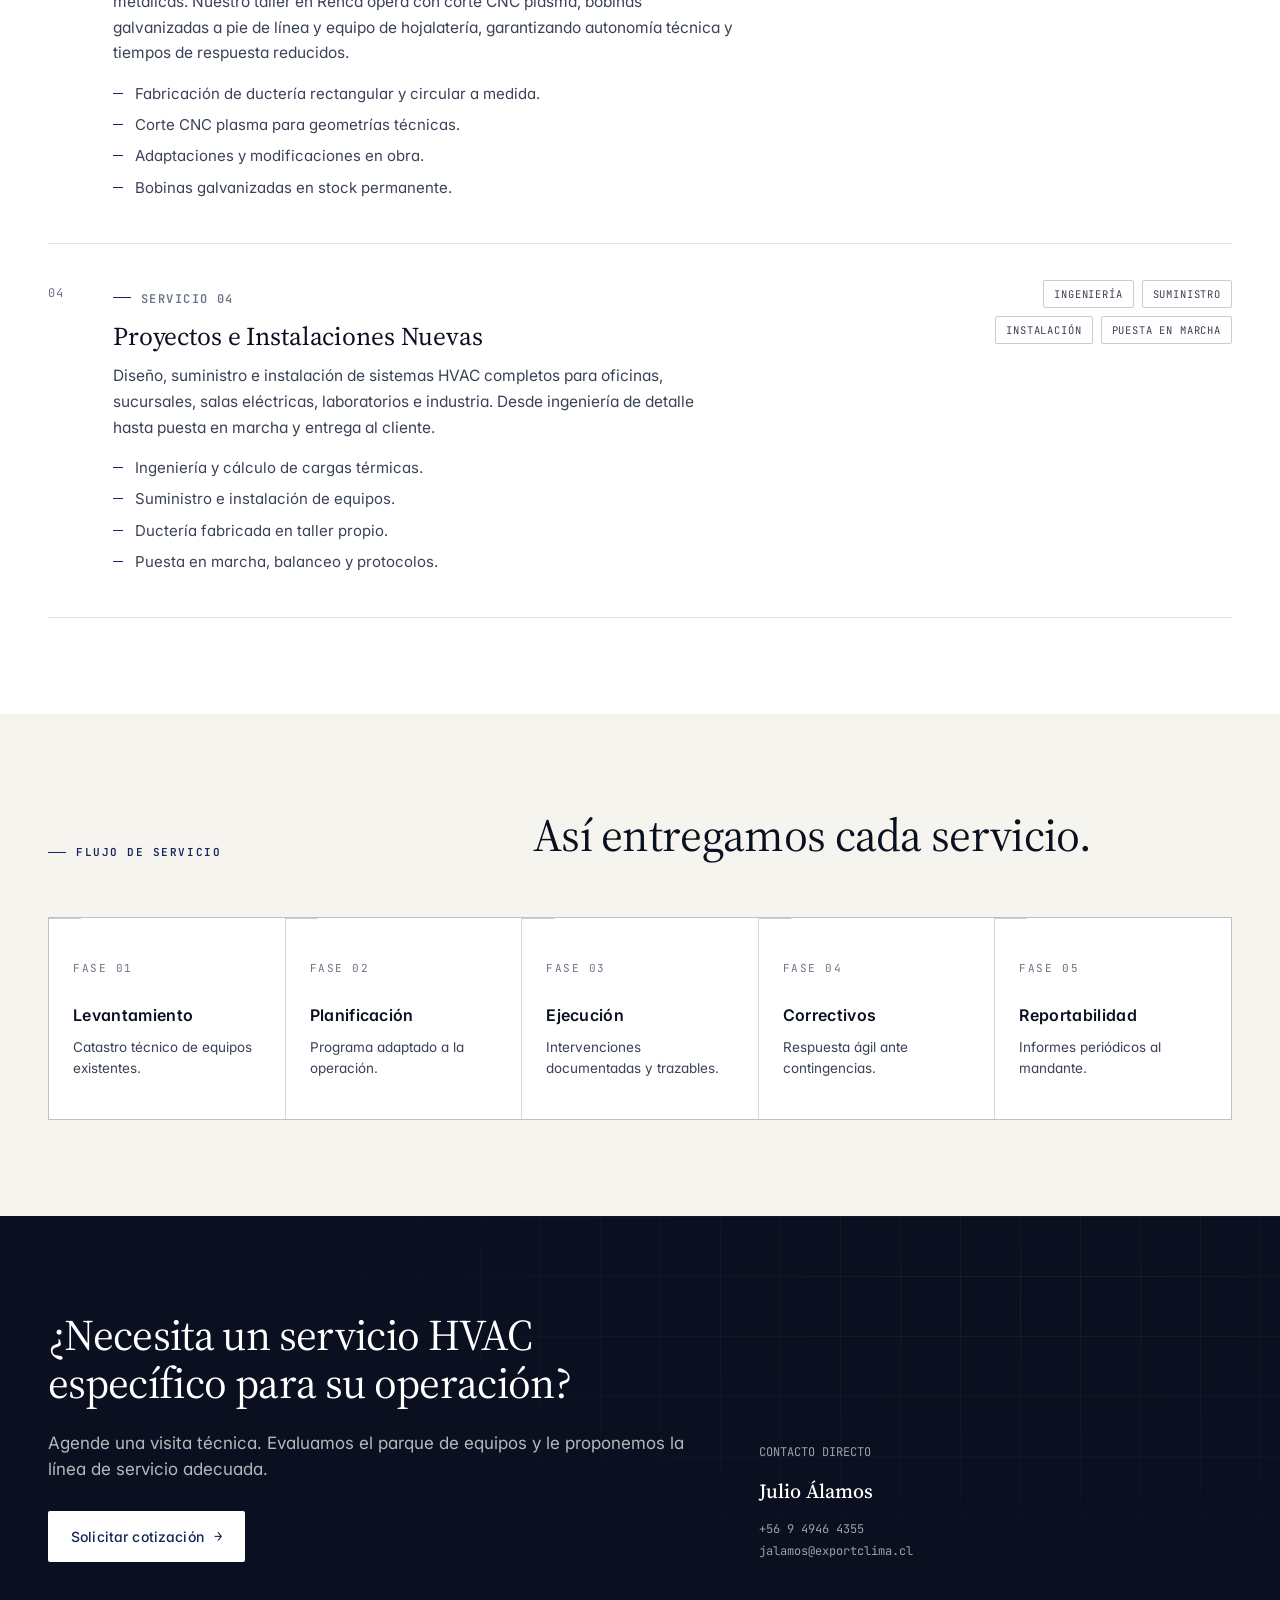
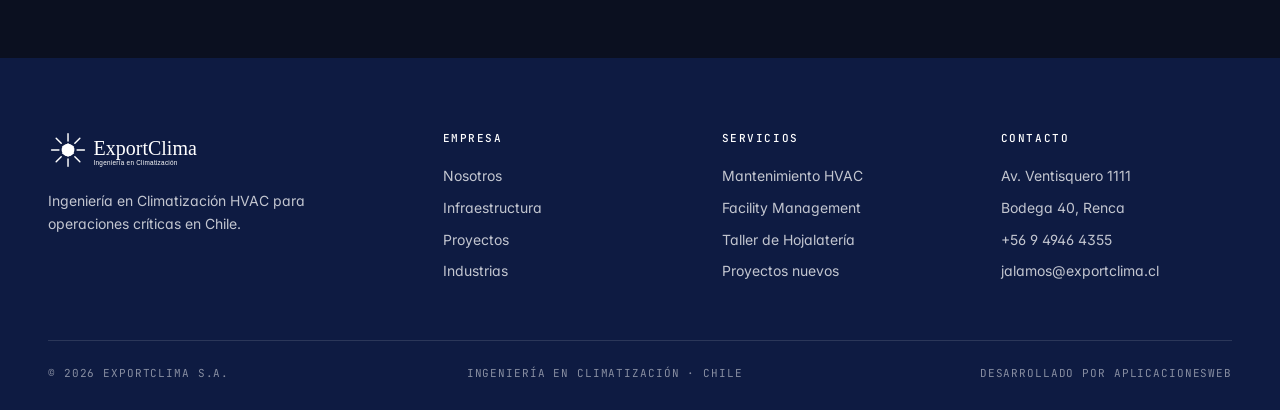
<file: servicios.html>
<!doctype html>
<html lang="es">
<head>
<meta charset="utf-8">
<meta name="viewport" content="width=device-width,initial-scale=1">
<title>Servicios HVAC — Mantenimiento, Facility Management y Taller | ExportClima</title>
<meta name="description" content="Servicios HVAC: mantenimiento preventivo y correctivo, facility management técnico, taller propio de hojalatería y fabricación de ductos. Cobertura nacional Chile.">
<meta name="keywords" content="mantenimiento HVAC Chile, servicio técnico climatización, hojalatería HVAC, fabricación ductos galvanizados, facility management técnico, CNC plasma ductos, mantenimiento aire acondicionado industrial">
<link rel="canonical" href="https://exportclima.cl/servicios.html">
<meta property="og:title" content="Servicios HVAC — ExportClima">
<meta property="og:description" content="Mantenimiento preventivo/correctivo, Facility Management y Taller propio de hojalatería HVAC.">
<meta property="og:image" content="https://exportclima.cl/assets/img/cnc-plasma.jpg">
<link rel="icon" type="image/svg+xml" href="assets/logo.svg">
<link rel="preconnect" href="https://fonts.googleapis.com"><link rel="preconnect" href="https://fonts.gstatic.com" crossorigin>
<link href="https://fonts.googleapis.com/css2?family=Inter:wght@400;500;600;700&family=JetBrains+Mono:wght@400;500&family=Source+Serif+4:ital,opsz,wght@0,8..60,400;0,8..60,500;1,8..60,400&display=swap" rel="stylesheet">
<link rel="stylesheet" href="assets/css/style.css">
<script type="application/ld+json">
{"@context":"https://schema.org","@type":"Service","serviceType":"Mantenimiento HVAC y Facility Management","provider":{"@type":"LocalBusiness","name":"ExportClima S.A."},"areaServed":"Chile","hasOfferCatalog":{"@type":"OfferCatalog","name":"Servicios HVAC","itemListElement":[{"@type":"Offer","itemOffered":{"@type":"Service","name":"Mantenimiento HVAC Preventivo y Correctivo"}},{"@type":"Offer","itemOffered":{"@type":"Service","name":"Facility Management Técnico"}},{"@type":"Offer","itemOffered":{"@type":"Service","name":"Taller de Hojalatería HVAC"}}]}}
</script>
</head>
<body data-screen-label="02 Servicios">
<header class="site-header">
  <div class="container nav">
    <a href="index.html" class="brand"><img src="assets/logo.svg" alt="ExportClima"></a>
    <nav><ul class="nav-list">
      <li><a href="index.html">Inicio</a></li><li><a href="nosotros.html">Nosotros</a></li>
      <li><a href="servicios.html" class="active">Servicios</a></li><li><a href="industrias.html">Industrias</a></li>
      <li><a href="proyectos.html">Proyectos</a></li><li><a href="infraestructura.html">Infraestructura</a></li>
      <li><a href="contacto.html" class="nav-cta">Cotizar</a></li>
    </ul></nav>
    <button class="nav-toggle"><svg viewBox="0 0 24 24" fill="none" stroke="currentColor" stroke-width="2"><path d="M3 6h18M3 12h18M3 18h18"/></svg></button>
  </div>
</header>

<section class="page-hero">
  <div class="container">
    <div class="crumbs"><a href="index.html">Inicio</a><span>/</span>Servicios</div>
    <span class="eyebrow"><span class="num">SERVICIOS</span></span>
    <h1 style="margin-top:22px">Un solo proveedor para todo el ciclo HVAC.</h1>
    <p class="lede">Mantenemos, operamos, fabricamos y gestionamos. Cuatro líneas de servicio coordinadas bajo una misma estructura, con trazabilidad y respuesta autónoma.</p>
  </div>
</section>

<section>
  <div class="container">
    <div id="mantenimiento" class="svc-row">
      <span class="num">01</span>
      <div>
        <span class="eyebrow" style="margin-bottom:12px"><span class="num">SERVICIO 01</span></span>
        <h3>Mantenimiento HVAC Preventivo y Correctivo</h3>
        <p>Programas preventivos diseñados según el parque de equipos de cada cliente, con rutas planificadas, checklist por activo y gestión de repuestos desde bodega propia. Atendemos correctivos y contingencias con equipo técnico propio y respaldo logístico nacional.</p>
        <ul style="margin-top:16px;color:var(--steel-700);font-size:15px">
          <li style="padding-left:22px;position:relative;margin-bottom:8px"><span style="position:absolute;left:0;top:11px;width:10px;height:1px;background:var(--navy);display:block"></span>Levantamiento y catastro técnico inicial por sitio.</li>
          <li style="padding-left:22px;position:relative;margin-bottom:8px"><span style="position:absolute;left:0;top:11px;width:10px;height:1px;background:var(--navy);display:block"></span>Plan preventivo anual con frecuencia adaptada por equipo.</li>
          <li style="padding-left:22px;position:relative;margin-bottom:8px"><span style="position:absolute;left:0;top:11px;width:10px;height:1px;background:var(--navy);display:block"></span>Gestión de correctivos con SLA por criticidad.</li>
          <li style="padding-left:22px;position:relative;margin-bottom:8px"><span style="position:absolute;left:0;top:11px;width:10px;height:1px;background:var(--navy);display:block"></span>Reportabilidad periódica al mandante.</li>
        </ul>
      </div>
      <div class="tags">
        <span class="tag">Preventivo</span><span class="tag">Correctivo</span><span class="tag">24/7</span><span class="tag">Multi-sede</span>
      </div>
    </div>

    <div id="facility" class="svc-row">
      <span class="num">02</span>
      <div>
        <span class="eyebrow" style="margin-bottom:12px"><span class="num">SERVICIO 02</span></span>
        <h3>Facility Management Técnico</h3>
        <p>Gestión integral de activos térmicos en contratos de alta exigencia. Nuestra plataforma ERP asegura trazabilidad contable, laboral y tributaria, cumpliendo con los estándares exigidos por grandes corporaciones y entidades fiscalizadoras.</p>
        <ul style="margin-top:16px;color:var(--steel-700);font-size:15px">
          <li style="padding-left:22px;position:relative;margin-bottom:8px"><span style="position:absolute;left:0;top:11px;width:10px;height:1px;background:var(--navy);display:block"></span>Administración de contratos masivos y multi-sede.</li>
          <li style="padding-left:22px;position:relative;margin-bottom:8px"><span style="position:absolute;left:0;top:11px;width:10px;height:1px;background:var(--navy);display:block"></span>Control de indicadores, disponibilidad y cumplimiento.</li>
          <li style="padding-left:22px;position:relative;margin-bottom:8px"><span style="position:absolute;left:0;top:11px;width:10px;height:1px;background:var(--navy);display:block"></span>Coordinación de inspecciones y cumplimiento normativo.</li>
          <li style="padding-left:22px;position:relative;margin-bottom:8px"><span style="position:absolute;left:0;top:11px;width:10px;height:1px;background:var(--navy);display:block"></span>Informes trazables y auditables.</li>
        </ul>
      </div>
      <div class="tags"><span class="tag">ERP</span><span class="tag">Trazabilidad</span><span class="tag">KPIs</span><span class="tag">Auditable</span></div>
    </div>

    <div id="taller" class="svc-row">
      <span class="num">03</span>
      <div>
        <span class="eyebrow" style="margin-bottom:12px"><span class="num">SERVICIO 03</span></span>
        <h3>Taller Propio de Hojalatería HVAC</h3>
        <p>Planta equipada para fabricación, modificación y adaptación de ductos y soluciones metálicas. Nuestro taller en Renca opera con corte CNC plasma, bobinas galvanizadas a pie de línea y equipo de hojalatería, garantizando autonomía técnica y tiempos de respuesta reducidos.</p>
        <ul style="margin-top:16px;color:var(--steel-700);font-size:15px">
          <li style="padding-left:22px;position:relative;margin-bottom:8px"><span style="position:absolute;left:0;top:11px;width:10px;height:1px;background:var(--navy);display:block"></span>Fabricación de ductería rectangular y circular a medida.</li>
          <li style="padding-left:22px;position:relative;margin-bottom:8px"><span style="position:absolute;left:0;top:11px;width:10px;height:1px;background:var(--navy);display:block"></span>Corte CNC plasma para geometrías técnicas.</li>
          <li style="padding-left:22px;position:relative;margin-bottom:8px"><span style="position:absolute;left:0;top:11px;width:10px;height:1px;background:var(--navy);display:block"></span>Adaptaciones y modificaciones en obra.</li>
          <li style="padding-left:22px;position:relative;margin-bottom:8px"><span style="position:absolute;left:0;top:11px;width:10px;height:1px;background:var(--navy);display:block"></span>Bobinas galvanizadas en stock permanente.</li>
        </ul>
      </div>
      <div class="tags"><span class="tag">CNC Plasma</span><span class="tag">Ductería</span><span class="tag">Galvanizado</span><span class="tag">A medida</span></div>
    </div>

    <div id="proyectos" class="svc-row">
      <span class="num">04</span>
      <div>
        <span class="eyebrow" style="margin-bottom:12px"><span class="num">SERVICIO 04</span></span>
        <h3>Proyectos e Instalaciones Nuevas</h3>
        <p>Diseño, suministro e instalación de sistemas HVAC completos para oficinas, sucursales, salas eléctricas, laboratorios e industria. Desde ingeniería de detalle hasta puesta en marcha y entrega al cliente.</p>
        <ul style="margin-top:16px;color:var(--steel-700);font-size:15px">
          <li style="padding-left:22px;position:relative;margin-bottom:8px"><span style="position:absolute;left:0;top:11px;width:10px;height:1px;background:var(--navy);display:block"></span>Ingeniería y cálculo de cargas térmicas.</li>
          <li style="padding-left:22px;position:relative;margin-bottom:8px"><span style="position:absolute;left:0;top:11px;width:10px;height:1px;background:var(--navy);display:block"></span>Suministro e instalación de equipos.</li>
          <li style="padding-left:22px;position:relative;margin-bottom:8px"><span style="position:absolute;left:0;top:11px;width:10px;height:1px;background:var(--navy);display:block"></span>Ductería fabricada en taller propio.</li>
          <li style="padding-left:22px;position:relative;margin-bottom:8px"><span style="position:absolute;left:0;top:11px;width:10px;height:1px;background:var(--navy);display:block"></span>Puesta en marcha, balanceo y protocolos.</li>
        </ul>
      </div>
      <div class="tags"><span class="tag">Ingeniería</span><span class="tag">Suministro</span><span class="tag">Instalación</span><span class="tag">Puesta en marcha</span></div>
    </div>
  </div>
</section>

<section class="services">
  <div class="container">
    <div class="section-head">
      <span class="eyebrow"><span class="num">FLUJO DE SERVICIO</span></span>
      <div><h2 class="reveal">Así entregamos cada servicio.</h2></div>
    </div>
    <div class="steps reveal" style="background:var(--rule);border:1px solid var(--rule);margin:0">
      <article class="step" style="background:#fff;color:var(--ink)"><span class="num" style="color:var(--steel-500)">FASE 01</span><h4 style="color:var(--ink)">Levantamiento</h4><p style="color:var(--steel-700)">Catastro técnico de equipos existentes.</p></article>
      <article class="step" style="background:#fff;color:var(--ink)"><span class="num" style="color:var(--steel-500)">FASE 02</span><h4 style="color:var(--ink)">Planificación</h4><p style="color:var(--steel-700)">Programa adaptado a la operación.</p></article>
      <article class="step" style="background:#fff;color:var(--ink)"><span class="num" style="color:var(--steel-500)">FASE 03</span><h4 style="color:var(--ink)">Ejecución</h4><p style="color:var(--steel-700)">Intervenciones documentadas y trazables.</p></article>
      <article class="step" style="background:#fff;color:var(--ink)"><span class="num" style="color:var(--steel-500)">FASE 04</span><h4 style="color:var(--ink)">Correctivos</h4><p style="color:var(--steel-700)">Respuesta ágil ante contingencias.</p></article>
      <article class="step" style="background:#fff;color:var(--ink)"><span class="num" style="color:var(--steel-500)">FASE 05</span><h4 style="color:var(--ink)">Reportabilidad</h4><p style="color:var(--steel-700)">Informes periódicos al mandante.</p></article>
    </div>
  </div>
</section>

<section class="cta-band">
  <div class="container">
    <div>
      <h2 class="reveal">¿Necesita un servicio HVAC específico para su operación?</h2>
      <p class="lede" style="margin-top:22px">Agende una visita técnica. Evaluamos el parque de equipos y le proponemos la línea de servicio adecuada.</p>
      <div class="hero-cta" style="margin-top:28px"><a class="btn btn-primary" href="contacto.html">Solicitar cotización</a></div>
    </div>
    <aside class="cta-aside"><span>CONTACTO DIRECTO</span><strong class="val" style="color:#fff;font-family:var(--font-serif);font-size:20px;font-weight:500;margin:10px 0">Julio Álamos</strong><span>+56 9 4946 4355</span><br><span>jalamos@exportclima.cl</span></aside>
  </div>
</section>

<footer class="site-footer">
  <div class="container">
    <div class="footer-grid">
      <div><a href="index.html" class="brand"><img src="assets/logo.svg" alt="ExportClima"></a><p style="margin-top:20px;max-width:34ch;font-size:14px;line-height:1.6">Ingeniería en Climatización HVAC para operaciones críticas en Chile.</p></div>
      <div><h4>Empresa</h4><ul><li><a href="nosotros.html">Nosotros</a></li><li><a href="infraestructura.html">Infraestructura</a></li><li><a href="proyectos.html">Proyectos</a></li><li><a href="industrias.html">Industrias</a></li></ul></div>
      <div><h4>Servicios</h4><ul><li><a href="servicios.html#mantenimiento">Mantenimiento HVAC</a></li><li><a href="servicios.html#facility">Facility Management</a></li><li><a href="servicios.html#taller">Taller de Hojalatería</a></li><li><a href="servicios.html#proyectos">Proyectos nuevos</a></li></ul></div>
      <div><h4>Contacto</h4><ul><li>Av. Ventisquero 1111</li><li>Bodega 40, Renca</li><li>+56 9 4946 4355</li><li>jalamos@exportclima.cl</li></ul></div>
    </div>
    <div class="footer-bottom"><span>© 2026 ExportClima S.A.</span><span>Ingeniería en Climatización · Chile</span><span>Desarrollado por <a href="https://www.aplicacionesweb.cl" target="_blank" rel="noopener">AplicacionesWeb</a></span></div>
  </div>
</footer>
<a class="wa-float" href="https://wa.me/56949464355" target="_blank" rel="noopener"><svg viewBox="0 0 32 32" fill="currentColor"><path d="M16 3C9.4 3 4 8.4 4 15c0 2.3.7 4.5 1.9 6.4L4 29l7.9-2.1c1.8 1 3.9 1.5 6.1 1.5 6.6 0 12-5.4 12-12S22.6 3 16 3zm6.6 17.3c-.3.8-1.6 1.6-2.3 1.7-.6.1-1.3.1-2.1-.1-.5-.1-1.1-.3-1.9-.6-3.3-1.4-5.5-4.8-5.6-5-.2-.2-1.3-1.8-1.3-3.4s.8-2.4 1.1-2.8c.3-.3.6-.4.8-.4h.6c.2 0 .5 0 .7.5s.8 2 .9 2.1c.1.2.1.3 0 .5-.1.2-.2.3-.3.5-.2.2-.3.4-.5.6-.2.2-.3.4-.1.7.2.3.9 1.4 1.9 2.3 1.3 1.1 2.3 1.5 2.7 1.7.3.1.5.1.7-.1.2-.2.8-.9 1-1.2.2-.3.4-.3.7-.2.3.1 2 .9 2.3 1.1.3.2.6.2.6.4.1.2.1 1-.2 1.7z"/></svg></a>
<script src="assets/js/main.js"></script>
</body>
</html>
</file>
<file: assets/css/style.css>
/* ===== Exportclima — Design tokens ===== */
:root{
  --navy:#14265a;
  --navy-2:#0e1b42;
  --navy-3:#1c3272;
  --ink:#0b1020;
  --steel-900:#1f2533;
  --steel-700:#3a4257;
  --steel-500:#6b7486;
  --steel-300:#c7cdd9;
  --steel-200:#dde1eb;
  --steel-100:#eef0f5;
  --bone:#f6f4ef;
  --paper:#ffffff;
  --accent:#b8c1d1;      /* frio acero */
  --rule:rgba(15,23,58,.12);
  --rule-strong:rgba(15,23,58,.22);
  --shadow-sm:0 1px 2px rgba(10,16,40,.06), 0 2px 8px rgba(10,16,40,.04);
  --shadow-md:0 8px 28px rgba(10,16,40,.10), 0 2px 6px rgba(10,16,40,.05);
  --container:1240px;
  --space-1:4px; --space-2:8px; --space-3:12px; --space-4:16px;
  --space-5:24px; --space-6:32px; --space-7:48px; --space-8:64px;
  --space-9:96px; --space-10:128px;
  --font-sans:"Inter",-apple-system,BlinkMacSystemFont,"Segoe UI",Arial,sans-serif;
  --font-mono:"JetBrains Mono","IBM Plex Mono",ui-monospace,Menlo,Consolas,monospace;
  --font-serif:"Source Serif 4",Georgia,"Times New Roman",serif;
}

/* Reset */
*,*::before,*::after{box-sizing:border-box}
html{scroll-behavior:smooth;-webkit-text-size-adjust:100%}
body{margin:0;font-family:var(--font-sans);font-weight:400;color:var(--ink);background:var(--paper);line-height:1.55;font-feature-settings:"ss01","cv11";-webkit-font-smoothing:antialiased;text-rendering:optimizeLegibility}
img,svg,video{display:block;max-width:100%;height:auto}
a{color:inherit;text-decoration:none}
button{font:inherit;cursor:pointer;border:0;background:none;color:inherit}
h1,h2,h3,h4,p,ul,ol,figure{margin:0;padding:0}
ul,ol{list-style:none}
::selection{background:var(--navy);color:#fff}

/* Container */
.container{width:100%;max-width:var(--container);margin:0 auto;padding:0 28px}
@media(max-width:640px){.container{padding:0 20px}}

/* Typography */
.eyebrow{font-family:var(--font-mono);font-size:11px;font-weight:500;letter-spacing:.14em;text-transform:uppercase;color:var(--steel-500);display:inline-flex;align-items:center;gap:10px}
.eyebrow .num{color:var(--navy);font-weight:600}
.eyebrow::before{content:"";display:inline-block;width:18px;height:1px;background:var(--navy)}

h1,.h1{font-family:var(--font-serif);font-weight:400;font-size:clamp(40px,5.6vw,72px);line-height:1.04;letter-spacing:-.02em;color:var(--ink)}
h2,.h2{font-family:var(--font-serif);font-weight:400;font-size:clamp(30px,3.6vw,48px);line-height:1.1;letter-spacing:-.015em;color:var(--ink)}
h3,.h3{font-family:var(--font-sans);font-weight:600;font-size:clamp(18px,1.4vw,22px);line-height:1.3;letter-spacing:-.005em}
h4{font-family:var(--font-sans);font-weight:600;font-size:15px;letter-spacing:.02em}
.lede{font-size:clamp(17px,1.3vw,19px);line-height:1.55;color:var(--steel-700);max-width:62ch}
.mono{font-family:var(--font-mono);font-feature-settings:"ss01"}
.muted{color:var(--steel-500)}

/* Header / Nav */
.site-header{position:sticky;top:0;z-index:50;background:rgba(255,255,255,.88);backdrop-filter:saturate(180%) blur(12px);-webkit-backdrop-filter:saturate(180%) blur(12px);border-bottom:1px solid var(--rule)}
.nav{display:flex;align-items:center;justify-content:space-between;height:72px}
.brand{display:flex;align-items:center;gap:10px}
.brand img{height:34px;width:auto}
.nav-list{display:flex;align-items:center;gap:28px}
.nav-list a{font-size:14px;font-weight:500;color:var(--steel-700);transition:color .15s ease;position:relative}
.nav-list a:hover,.nav-list a.active{color:var(--navy)}
.nav-list a.active::after{content:"";position:absolute;left:0;right:0;bottom:-22px;height:2px;background:var(--navy)}
.nav-cta{background:var(--navy);color:#fff;padding:10px 18px;border-radius:2px;font-size:13px;font-weight:500;letter-spacing:.01em;transition:background .15s ease;display:inline-flex;align-items:center;gap:8px}
.nav-cta:hover{background:var(--navy-2);color:#fff}
.nav-cta::after{content:"→";font-family:var(--font-mono)}
.nav-toggle{display:none;width:40px;height:40px;align-items:center;justify-content:center;color:var(--navy)}
.nav-toggle svg{width:22px;height:22px}
@media(max-width:900px){
  .nav-list{position:fixed;inset:72px 0 auto 0;background:#fff;flex-direction:column;align-items:stretch;gap:0;padding:16px 0;border-bottom:1px solid var(--rule);transform:translateY(-8px);opacity:0;pointer-events:none;transition:all .2s ease;box-shadow:var(--shadow-md)}
  .nav-list.open{transform:translateY(0);opacity:1;pointer-events:auto}
  .nav-list a{padding:14px 28px;border-bottom:1px solid var(--rule)}
  .nav-list a.active::after{display:none}
  .nav-list a.active{background:var(--steel-100)}
  .nav-list .nav-cta{margin:16px 28px 8px}
  .nav-toggle{display:inline-flex}
}

/* Hero */
.hero{position:relative;padding:88px 0 96px;background:var(--bone);overflow:hidden}
.hero::before{content:"";position:absolute;inset:0;background-image:linear-gradient(var(--rule) 1px,transparent 1px),linear-gradient(90deg,var(--rule) 1px,transparent 1px);background-size:80px 80px;opacity:.4;mask-image:radial-gradient(ellipse at 75% 30%,black,transparent 70%);-webkit-mask-image:radial-gradient(ellipse at 75% 30%,black,transparent 70%)}
.hero .container{position:relative}
.hero-grid{display:grid;grid-template-columns:1.15fr 1fr;gap:60px;align-items:center}
.hero h1{margin-top:22px;margin-bottom:28px}
.hero h1 em{font-style:italic;color:var(--navy)}
.hero-meta{display:grid;grid-template-columns:repeat(3,1fr);gap:28px;margin-top:48px;padding-top:28px;border-top:1px solid var(--rule)}
.hero-meta .stat .num{font-family:var(--font-serif);font-size:38px;line-height:1;color:var(--navy);font-weight:500}
.hero-meta .stat .lbl{font-family:var(--font-mono);font-size:11px;letter-spacing:.1em;text-transform:uppercase;color:var(--steel-500);margin-top:8px;display:block;max-width:16ch}
.hero-visual{position:relative;aspect-ratio:4/5;border-radius:2px;overflow:hidden;background:var(--navy)}
.hero-visual img{width:100%;height:100%;object-fit:cover;display:block}
.hero-visual::after{content:"";position:absolute;inset:0;background:linear-gradient(180deg,transparent 55%,rgba(14,27,66,.45));pointer-events:none}
.hero-caption{position:absolute;left:24px;bottom:24px;right:24px;color:#fff;font-family:var(--font-mono);font-size:11px;letter-spacing:.08em;text-transform:uppercase;display:flex;justify-content:space-between;gap:12px}
.hero-caption span:last-child{opacity:.7}
.hero-cta{display:flex;gap:14px;flex-wrap:wrap;margin-top:8px}
@media(max-width:900px){.hero{padding:56px 0 72px}.hero-grid{grid-template-columns:1fr;gap:40px}.hero-meta{grid-template-columns:1fr 1fr;gap:20px}}

/* Buttons */
.btn{display:inline-flex;align-items:center;gap:10px;padding:14px 22px;font-size:14px;font-weight:500;letter-spacing:.01em;border-radius:2px;transition:all .15s ease;border:1px solid transparent}
.btn-primary{background:var(--navy);color:#fff}
.btn-primary:hover{background:var(--navy-2)}
.btn-primary::after{content:"→";font-family:var(--font-mono);transition:transform .2s ease}
.btn-primary:hover::after{transform:translateX(3px)}
.btn-ghost{background:transparent;color:var(--navy);border-color:var(--rule-strong)}
.btn-ghost:hover{background:#fff;border-color:var(--navy)}

/* Section shell */
section{padding:96px 0}
@media(max-width:900px){section{padding:64px 0}}
.section-head{display:grid;grid-template-columns:1fr 1.6fr;gap:48px;margin-bottom:56px;align-items:end}
.section-head h2{text-wrap:pretty}
@media(max-width:900px){.section-head{grid-template-columns:1fr;gap:20px;margin-bottom:40px}}

/* Strip: logos / trust */
.strip{background:var(--paper);border-top:1px solid var(--rule);border-bottom:1px solid var(--rule);padding:28px 0}
.strip-inner{display:flex;align-items:center;justify-content:space-between;gap:32px;flex-wrap:wrap}
.strip-label{font-family:var(--font-mono);font-size:11px;letter-spacing:.14em;text-transform:uppercase;color:var(--steel-500)}
.strip-logos{display:flex;gap:48px;flex-wrap:wrap;align-items:center;font-family:var(--font-serif);font-size:18px;color:var(--steel-700);font-weight:500;letter-spacing:-.01em}
.strip-logos span{opacity:.75}

/* Services grid */
.services{background:var(--bone)}
.svc-grid{display:grid;grid-template-columns:repeat(3,1fr);gap:1px;background:var(--rule);border:1px solid var(--rule)}
.svc{background:var(--paper);padding:40px 32px 36px;position:relative;display:flex;flex-direction:column;min-height:360px;transition:background .2s ease}
.svc:hover{background:#fbfaf7}
.svc .num{font-family:var(--font-mono);font-size:11px;color:var(--steel-500);letter-spacing:.1em}
.svc h3{margin:28px 0 12px;font-family:var(--font-serif);font-weight:400;font-size:24px;line-height:1.2}
.svc p{color:var(--steel-700);font-size:14.5px;line-height:1.6}
.svc-more{margin-top:auto;padding-top:28px;font-family:var(--font-mono);font-size:11px;letter-spacing:.1em;text-transform:uppercase;color:var(--navy);display:inline-flex;align-items:center;gap:8px}
.svc-more::after{content:"→";transition:transform .2s ease}
.svc:hover .svc-more::after{transform:translateX(3px)}
@media(max-width:900px){.svc-grid{grid-template-columns:1fr}}

/* Value / pillars */
.pillars{display:grid;grid-template-columns:repeat(4,1fr);gap:1px;background:var(--rule);border-top:1px solid var(--rule);border-bottom:1px solid var(--rule)}
.pillar{background:var(--paper);padding:36px 28px}
.pillar .num{font-family:var(--font-mono);font-size:11px;color:var(--navy);letter-spacing:.14em}
.pillar h3{margin:18px 0 10px;font-size:17px;font-weight:600}
.pillar p{color:var(--steel-700);font-size:14px;line-height:1.55}
@media(max-width:900px){.pillars{grid-template-columns:1fr 1fr}}
@media(max-width:540px){.pillars{grid-template-columns:1fr}}

/* Methodology */
.method{background:var(--navy);color:#fff}
.method .eyebrow{color:rgba(255,255,255,.7)}
.method .eyebrow::before{background:rgba(255,255,255,.6)}
.method h2{color:#fff}
.method .lede{color:rgba(255,255,255,.78)}
.steps{display:grid;grid-template-columns:repeat(5,1fr);gap:1px;background:rgba(255,255,255,.15);border-top:1px solid rgba(255,255,255,.2);margin-top:64px}
.step{background:var(--navy);padding:36px 24px 40px;position:relative}
.step .num{font-family:var(--font-mono);font-size:11px;color:rgba(255,255,255,.5);letter-spacing:.14em}
.step h4{margin:24px 0 10px;font-size:16px;font-weight:600;color:#fff}
.step p{color:rgba(255,255,255,.7);font-size:13.5px;line-height:1.55}
.step::before{content:"";position:absolute;top:0;left:0;width:32px;height:1px;background:var(--steel-300)}
@media(max-width:1000px){.steps{grid-template-columns:repeat(2,1fr)}}
@media(max-width:540px){.steps{grid-template-columns:1fr}}

/* Case study */
.case{background:var(--paper)}
.case-card{display:grid;grid-template-columns:1.1fr 1fr;gap:0;border:1px solid var(--rule);background:var(--bone);overflow:hidden}
.case-media{position:relative;min-height:480px;background:var(--navy)}
.case-media img{position:absolute;inset:0;width:100%;height:100%;object-fit:cover}
.case-tag{position:absolute;top:20px;left:20px;font-family:var(--font-mono);font-size:11px;letter-spacing:.14em;text-transform:uppercase;color:#fff;padding:6px 10px;border:1px solid rgba(255,255,255,.5)}
.case-body{padding:56px 48px;display:flex;flex-direction:column;justify-content:center}
.case-body h3{font-family:var(--font-serif);font-size:32px;font-weight:400;line-height:1.15;margin:20px 0 16px}
.case-stats{display:grid;grid-template-columns:repeat(3,1fr);gap:20px;margin-top:32px;padding-top:24px;border-top:1px solid var(--rule)}
.case-stats .num{font-family:var(--font-serif);font-size:30px;color:var(--navy);font-weight:500;line-height:1}
.case-stats .lbl{font-family:var(--font-mono);font-size:10.5px;letter-spacing:.1em;text-transform:uppercase;color:var(--steel-500);margin-top:6px;display:block}
@media(max-width:900px){.case-card{grid-template-columns:1fr}.case-media{min-height:300px}.case-body{padding:40px 28px}}

/* Industries */
.industries{background:var(--bone)}
.ind-grid{display:grid;grid-template-columns:repeat(4,1fr);gap:1px;background:var(--rule);border:1px solid var(--rule)}
.ind{background:var(--paper);padding:40px 28px;display:flex;flex-direction:column;gap:18px;min-height:220px}
.ind .icon{width:40px;height:40px;display:grid;place-items:center;color:var(--navy);border:1px solid var(--rule-strong)}
.ind h3{font-size:17px;font-weight:600}
.ind p{color:var(--steel-700);font-size:13.5px;line-height:1.55}
@media(max-width:900px){.ind-grid{grid-template-columns:1fr 1fr}}
@media(max-width:540px){.ind-grid{grid-template-columns:1fr}}

/* Photo grid (Infraestructura) */
.photo-grid{display:grid;grid-template-columns:repeat(12,1fr);grid-auto-rows:120px;gap:12px}
.photo-grid figure{position:relative;overflow:hidden;background:var(--navy)}
.photo-grid img{width:100%;height:100%;object-fit:cover;transition:transform .6s ease}
.photo-grid figure:hover img{transform:scale(1.03)}
.photo-grid figcaption{position:absolute;left:12px;bottom:12px;right:12px;color:#fff;font-family:var(--font-mono);font-size:10.5px;letter-spacing:.1em;text-transform:uppercase;display:flex;justify-content:space-between;gap:12px}
.photo-grid figcaption::before{content:"";position:absolute;inset:auto 0 -12px 0;top:-40px;background:linear-gradient(180deg,transparent,rgba(10,16,40,.7));pointer-events:none;z-index:-1}
.p-a{grid-column:span 7;grid-row:span 3}
.p-b{grid-column:span 5;grid-row:span 2}
.p-c{grid-column:span 5;grid-row:span 2}
.p-d{grid-column:span 4;grid-row:span 2}
.p-e{grid-column:span 4;grid-row:span 2}
.p-f{grid-column:span 4;grid-row:span 2}
@media(max-width:900px){.photo-grid{grid-template-columns:repeat(2,1fr);grid-auto-rows:180px}.p-a,.p-b,.p-c,.p-d,.p-e,.p-f{grid-column:span 2;grid-row:span 1}}

/* CTA band */
.cta-band{background:var(--ink);color:#fff;position:relative;overflow:hidden}
.cta-band::before{content:"";position:absolute;inset:0;background-image:linear-gradient(rgba(255,255,255,.05) 1px,transparent 1px),linear-gradient(90deg,rgba(255,255,255,.05) 1px,transparent 1px);background-size:60px 60px;mask-image:radial-gradient(ellipse at 80% 20%,black,transparent 60%);-webkit-mask-image:radial-gradient(ellipse at 80% 20%,black,transparent 60%)}
.cta-band .container{position:relative;display:grid;grid-template-columns:1.4fr 1fr;gap:48px;align-items:end}
.cta-band h2{color:#fff;font-size:clamp(32px,3.4vw,48px)}
.cta-band .lede{color:rgba(255,255,255,.7)}
.cta-band .btn-primary{background:#fff;color:var(--navy)}
.cta-band .btn-primary:hover{background:var(--bone)}
.cta-band .btn-ghost{color:#fff;border-color:rgba(255,255,255,.3)}
.cta-band .btn-ghost:hover{border-color:#fff;background:rgba(255,255,255,.06)}
.cta-aside{font-family:var(--font-mono);font-size:12px;color:rgba(255,255,255,.6);line-height:1.8}
.cta-aside .val{color:#fff;display:block}
@media(max-width:900px){.cta-band .container{grid-template-columns:1fr}}

/* Footer */
.site-footer{background:var(--navy-2);color:rgba(255,255,255,.75);padding:72px 0 28px;font-size:14px}
.footer-grid{display:grid;grid-template-columns:1.5fr 1fr 1fr 1fr;gap:48px;margin-bottom:48px}
.footer-grid h4{color:#fff;font-family:var(--font-mono);font-size:11px;letter-spacing:.14em;text-transform:uppercase;margin-bottom:18px;font-weight:500}
.footer-grid ul li{margin-bottom:10px}
.footer-grid a:hover{color:#fff}
.footer-grid .brand img{filter:brightness(0) invert(1);height:40px}
.footer-bottom{border-top:1px solid rgba(255,255,255,.12);padding-top:24px;display:flex;justify-content:space-between;gap:20px;flex-wrap:wrap;font-family:var(--font-mono);font-size:11px;letter-spacing:.08em;text-transform:uppercase;color:rgba(255,255,255,.5)}
@media(max-width:900px){.footer-grid{grid-template-columns:1fr 1fr;gap:32px}}
@media(max-width:540px){.footer-grid{grid-template-columns:1fr}}

/* Page hero (sub pages) */
.page-hero{background:var(--bone);padding:88px 0 72px;border-bottom:1px solid var(--rule);position:relative;overflow:hidden}
.page-hero::before{content:"";position:absolute;inset:0;background-image:linear-gradient(var(--rule) 1px,transparent 1px),linear-gradient(90deg,var(--rule) 1px,transparent 1px);background-size:80px 80px;opacity:.4;mask-image:radial-gradient(ellipse at 85% 50%,black,transparent 70%);-webkit-mask-image:radial-gradient(ellipse at 85% 50%,black,transparent 70%)}
.page-hero .container{position:relative}
.crumbs{font-family:var(--font-mono);font-size:11px;letter-spacing:.12em;text-transform:uppercase;color:var(--steel-500);margin-bottom:24px}
.crumbs a:hover{color:var(--navy)}
.crumbs span{margin:0 8px;opacity:.5}
.page-hero h1{max-width:20ch;margin-bottom:22px}
.page-hero .lede{max-width:58ch}

/* Two-col / prose */
.twocol{display:grid;grid-template-columns:1fr 1.4fr;gap:72px;align-items:start}
.twocol.reverse{grid-template-columns:1.4fr 1fr}
@media(max-width:900px){.twocol,.twocol.reverse{grid-template-columns:1fr;gap:36px}}
.prose p{color:var(--steel-700);font-size:16px;line-height:1.7;margin-bottom:18px}
.prose p.big{font-family:var(--font-serif);font-size:22px;line-height:1.45;color:var(--ink);font-weight:400}
.prose h3{margin:40px 0 14px}
.prose ul{margin:12px 0 18px}
.prose ul li{padding-left:22px;position:relative;color:var(--steel-700);font-size:15.5px;line-height:1.7;margin-bottom:8px}
.prose ul li::before{content:"";position:absolute;left:0;top:12px;width:10px;height:1px;background:var(--navy)}

/* Spec panel */
.spec{border:1px solid var(--rule);background:var(--bone);padding:32px 28px}
.spec h4{font-family:var(--font-mono);font-size:11px;letter-spacing:.14em;text-transform:uppercase;color:var(--steel-500);margin-bottom:18px;font-weight:500}
.spec dl{display:grid;grid-template-columns:1fr;gap:14px}
.spec dt{font-family:var(--font-mono);font-size:11px;letter-spacing:.1em;text-transform:uppercase;color:var(--steel-500)}
.spec dd{font-size:15px;color:var(--ink);margin:2px 0 0}

/* Service detail rows */
.svc-row{display:grid;grid-template-columns:auto 1fr auto;gap:48px;padding:36px 0;border-top:1px solid var(--rule);align-items:start}
.svc-row:last-child{border-bottom:1px solid var(--rule)}
.svc-row .num{font-family:var(--font-mono);font-size:12px;color:var(--steel-500);letter-spacing:.12em;padding-top:4px}
.svc-row h3{font-family:var(--font-serif);font-size:clamp(22px,2vw,30px);font-weight:400;line-height:1.2;margin-bottom:12px}
.svc-row p{color:var(--steel-700);font-size:15.5px;line-height:1.65;max-width:62ch}
.svc-row .tags{display:flex;gap:8px;flex-wrap:wrap;max-width:260px;justify-content:flex-end}
.tag{font-family:var(--font-mono);font-size:10.5px;letter-spacing:.08em;text-transform:uppercase;padding:5px 10px;border:1px solid var(--rule-strong);color:var(--steel-700);border-radius:2px;white-space:nowrap}
@media(max-width:900px){.svc-row{grid-template-columns:1fr;gap:18px}.svc-row .tags{justify-content:flex-start}}

/* Contact */
.contact-grid{display:grid;grid-template-columns:1fr 1fr;gap:64px;align-items:start}
@media(max-width:900px){.contact-grid{grid-template-columns:1fr;gap:40px}}
.contact-info{display:grid;gap:24px}
.contact-card{padding:24px;border:1px solid var(--rule);background:var(--bone)}
.contact-card h4{font-family:var(--font-mono);font-size:11px;letter-spacing:.12em;text-transform:uppercase;color:var(--steel-500);margin-bottom:8px;font-weight:500}
.contact-card .val{font-family:var(--font-serif);font-size:22px;color:var(--ink);line-height:1.25;font-weight:400}
.contact-card .val small{display:block;font-family:var(--font-sans);font-size:13px;color:var(--steel-700);margin-top:4px;font-weight:400}
form.quote{display:grid;gap:18px}
form.quote label{display:flex;flex-direction:column;gap:6px;font-family:var(--font-mono);font-size:11px;letter-spacing:.1em;text-transform:uppercase;color:var(--steel-500)}
form.quote .row{display:grid;grid-template-columns:1fr 1fr;gap:18px}
@media(max-width:640px){form.quote .row{grid-template-columns:1fr}}
form.quote input,form.quote select,form.quote textarea{font:15px/1.5 var(--font-sans);color:var(--ink);padding:12px 14px;border:1px solid var(--rule-strong);background:#fff;border-radius:2px;transition:border-color .15s ease}
form.quote input:focus,form.quote select:focus,form.quote textarea:focus{outline:none;border-color:var(--navy)}
form.quote textarea{min-height:120px;resize:vertical}
form.quote button{margin-top:6px;justify-self:start}

/* Clients & certs */
.cert-grid{display:grid;grid-template-columns:repeat(4,1fr);gap:12px}
@media(max-width:900px){.cert-grid{grid-template-columns:1fr 1fr}}
.cert{border:1px solid var(--rule);padding:28px 22px;background:var(--paper);min-height:140px;display:flex;flex-direction:column;justify-content:space-between}
.cert h4{font-family:var(--font-serif);font-size:19px;font-weight:500;line-height:1.2;color:var(--ink)}
.cert .meta{font-family:var(--font-mono);font-size:10.5px;letter-spacing:.1em;text-transform:uppercase;color:var(--steel-500)}

/* WhatsApp float */
.wa-float{position:fixed;right:22px;bottom:22px;z-index:40;background:#25D366;color:#fff;width:56px;height:56px;border-radius:50%;display:grid;place-items:center;box-shadow:0 8px 24px rgba(37,211,102,.35);transition:transform .2s ease}
.wa-float:hover{transform:translateY(-2px)}
.wa-float svg{width:28px;height:28px}

/* Scroll reveal */
.reveal{opacity:0;transform:translateY(14px);transition:opacity .7s ease,transform .7s ease}
.reveal.in{opacity:1;transform:none}

/* Utilities */
.hr{border:none;border-top:1px solid var(--rule);margin:0}
.divider{height:1px;background:var(--rule);margin:48px 0}
.text-mono{font-family:var(--font-mono)}
.dot{display:inline-block;width:6px;height:6px;border-radius:50%;background:var(--navy);margin:0 10px;vertical-align:middle}
</file>
